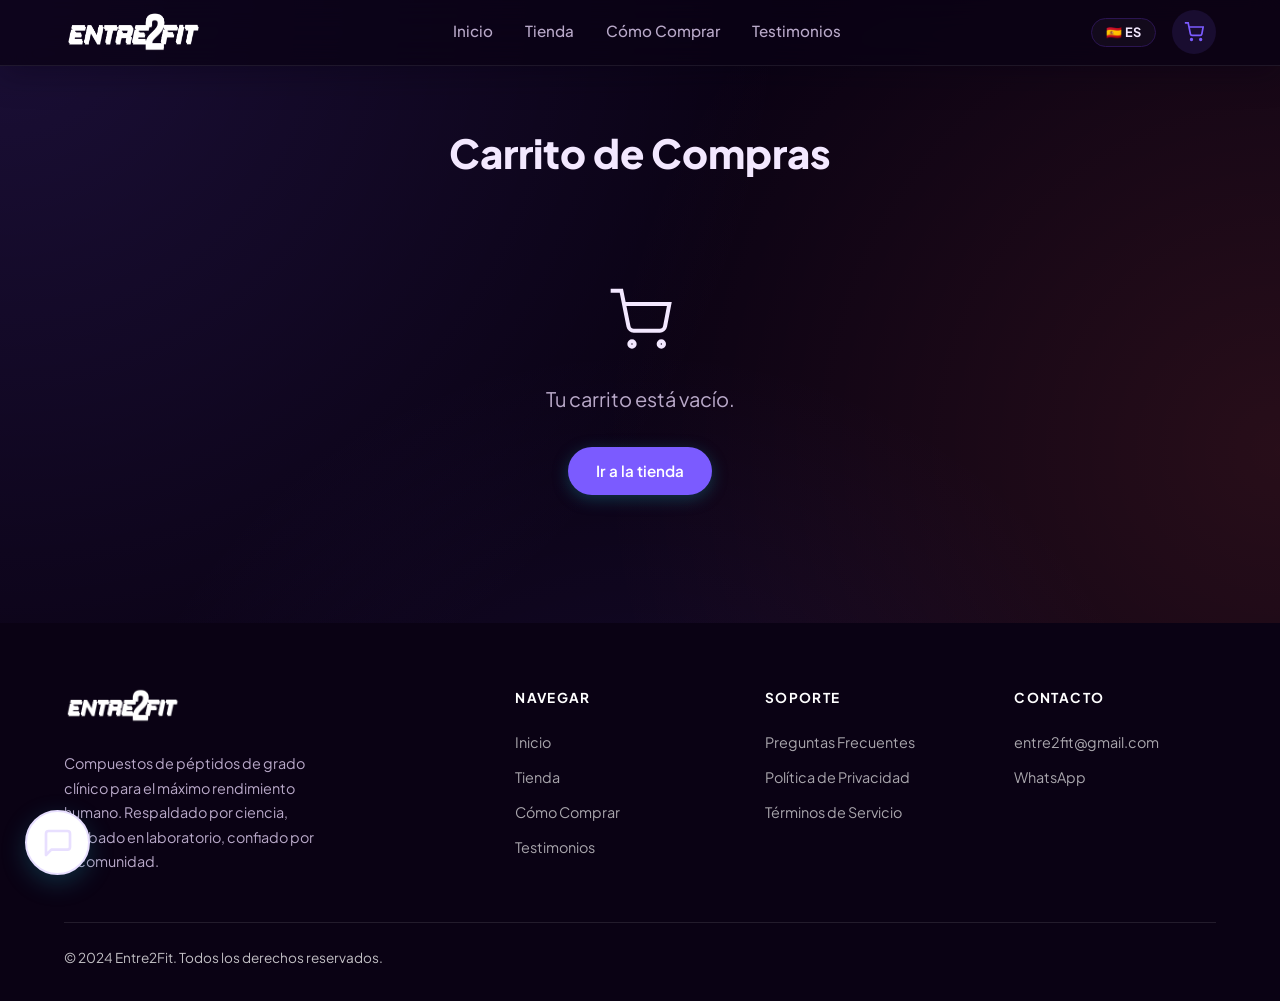
<file: cart.html>
<!DOCTYPE html>
<html lang="en">
<head>
  <meta charset="UTF-8">
  <meta name="viewport" content="width=device-width, initial-scale=1.0">
  <title>Cart — Entre2Fit</title>
  <meta name="description" content="Review your shopping cart.">
  <link rel="preconnect" href="https://fonts.googleapis.com">
  <link href="https://fonts.googleapis.com/css2?family=DM+Sans:wght@300;400;500;600;700;800&display=swap" rel="stylesheet">
  <link rel="stylesheet" href="css/style.css">
  <link rel="stylesheet" href="css/cart-page.css">
</head>
<body>

<!-- ── HEADER ──────────────────────────────────────────── -->
<header class="site-header">
  <div class="container header-inner">
    <a href="index.html" class="header-logo">
        <img src="images/logo.png" alt="Entre2Fit Logo">
      </a>
    <nav class="header-nav" id="main-nav">
      <a href="index.html" data-i18n="nav_home">Inicio</a>
      <a href="shop.html" data-i18n="nav_shop">Tienda</a>
      <a href="how-to-buy.html" data-i18n="nav_how">Cómo comprar</a>
      <a href="testimonials.html" data-i18n="nav_testimonials">Testimonios</a>
    </nav>
    <div class="header-actions">
      <button class="lang-btn" id="lang-toggle-btn" aria-label="Toggle language">🇪🇸 ES</button>
      <button class="cart-btn active" aria-label="Open cart" onclick="window.location.href='cart.html'">
        <svg width="20" height="20" viewBox="0 0 24 24" fill="none" stroke="currentColor" stroke-width="2">
          <circle cx="9" cy="21" r="1"/><circle cx="20" cy="21" r="1"/>
          <path d="M1 1h4l2.68 13.39a2 2 0 0 0 2 1.61h9.72a2 2 0 0 0 2-1.61L23 6H6"/>
        </svg>
        <span class="cart-count hidden" id="cart-badge">0</span>
      </button>
      <button class="hamburger" id="hamburger" aria-label="Menu">
        <span></span><span></span><span></span>
      </button>
    </div>
  </div>
</header>

<!-- ── CART PAGE SECTION ───────────────────────────────── -->
<section class="cart-page-section">
  <div class="container">
    <div class="cart-page-header">
      <h1 data-i18n="cart_page_title">Carrito de Compras</h1>
    </div>

    <div class="cart-page-grid" id="cart-page-container">
      <!-- Injected via JS -->
      <div style="text-align:center;grid-column:1/-1;">Cargando carrito...</div>
    </div>
  </div>
</section>

<!-- ── FOOTER ─────────────────────────────────────────────── -->
<footer class="site-footer">
  <div class="container">
    <div class="footer-grid">
      <div class="footer-brand">
        <a href="index.html" style="display: inline-block; margin-bottom: 1.25rem;">
          <img src="images/logo.png" alt="Entre2Fit Logo" style="height: 38px; display: block;">
        </a>
        <p data-i18n="footer_desc">Protocolo BALANCE FEEL — desinflama tu cuerpo, elimina la retención de líquidos y enciende tu metabolismo.</p>
      </div>
      <div class="footer-col"><h5 data-i18n="footer_nav">Navegación</h5><ul>
        <li><a href="index.html" data-i18n="nav_home">Inicio</a></li>
        <li><a href="shop.html" data-i18n="nav_shop">Tienda</a></li>
        <li><a href="how-to-buy.html" data-i18n="nav_how">Cómo comprar</a></li>
        <li><a href="testimonials.html" data-i18n="nav_testimonials">Testimonios</a></li>
      </ul></div>
      <div class="footer-col"><h5 data-i18n="footer_support">Soporte</h5><ul>
        <li><a href="how-to-buy.html#faq" data-i18n="footer_faqs">Preguntas Frecuentes</a></li>
        <li><a href="privacy.html" data-i18n="footer_privacy">Política de Privacidad</a></li>
        <li><a href="terms.html" data-i18n="footer_terms">Términos de Servicio</a></li>
      </ul></div>
      <div class="footer-col"><h5 data-i18n="footer_contact">Contacto</h5><ul>
        <li><a href="mailto:entre2fit@gmail.com">entre2fit@gmail.com</a></li>
        <li><a href="https://wa.me/573107037501" target="_blank">WhatsApp</a></li>
      </ul></div>
    </div>
    <div class="footer-bottom"><span data-i18n="footer_copy">© 2026 Entre2Fit. Todos los derechos reservados.</span></div>
  </div>
</footer>

<script src="js/workflows.js"></script>
<script src="js/cart.js"></script>
<script src="js/lang.js"></script>
<script src="js/cart-page.js"></script>
<script>
  document.getElementById('hamburger')?.addEventListener('click', () => {
    document.getElementById('main-nav')?.classList.toggle('open');
  });
</script>
<script src="js/chatbot.js?v=20260509"></script>
</body>
</html>
</file>
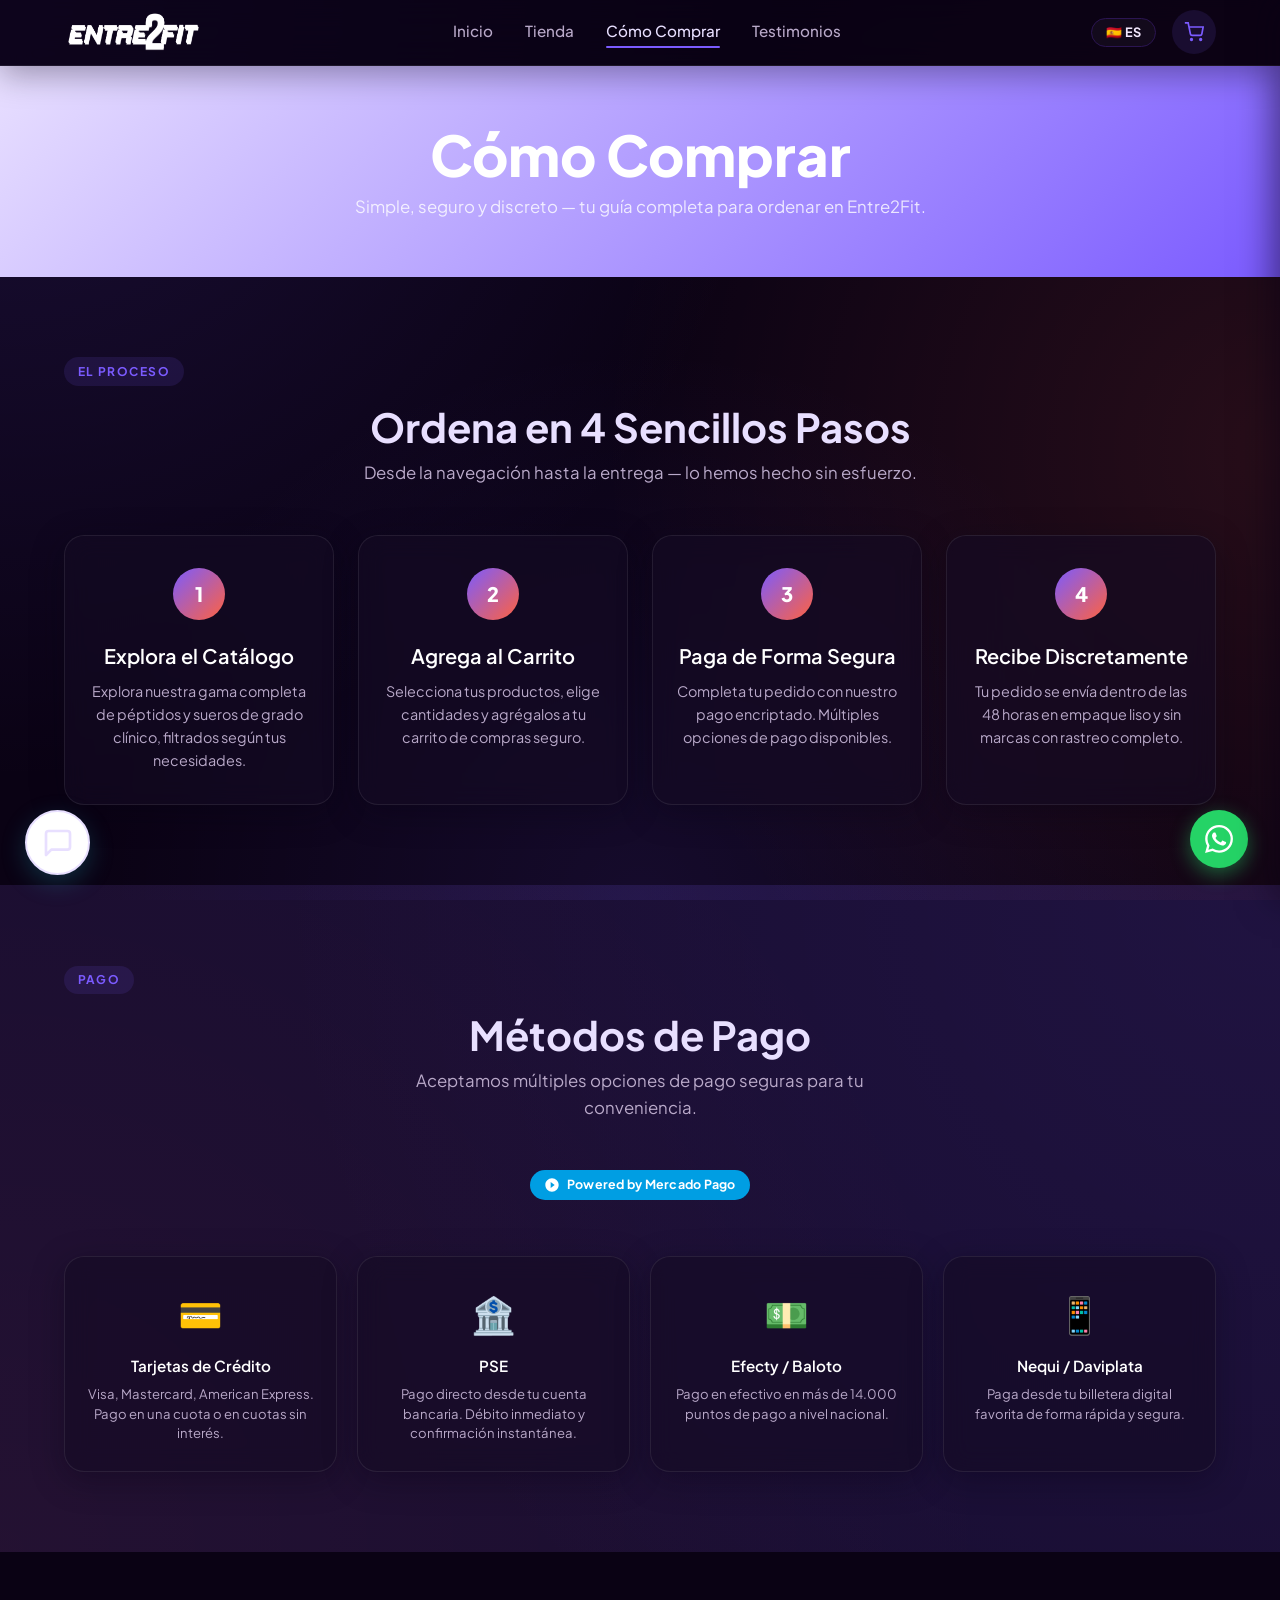
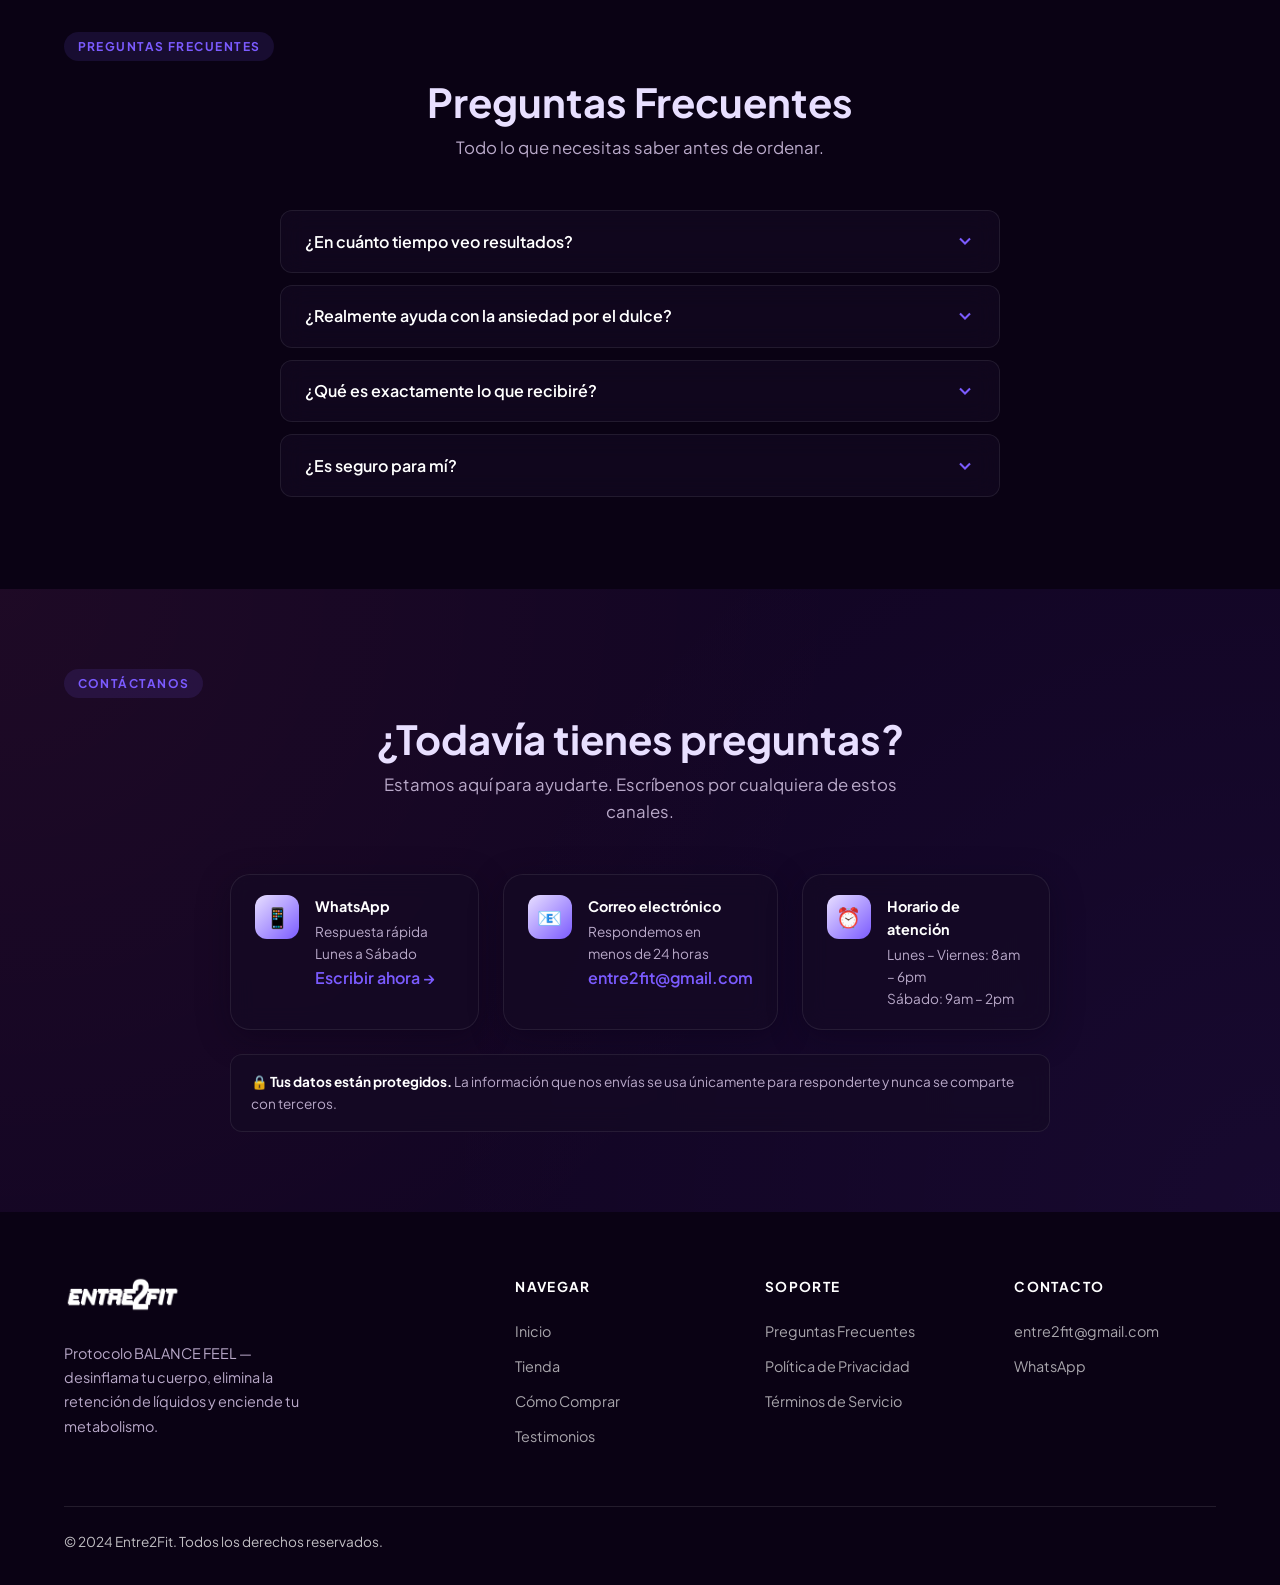
<file: how-to-buy.html>
<!DOCTYPE html>
<html lang="en">
<head>
  <meta charset="UTF-8">
  <meta name="viewport" content="width=device-width, initial-scale=1.0">
  <title>How to Buy — Entre2Fit</title>
  <meta name="description" content="Step-by-step guide on how to purchase Entre2Fit products. FAQs, shipping info, and payment methods explained.">
  <link rel="preconnect" href="https://fonts.googleapis.com">
  <link href="https://fonts.googleapis.com/css2?family=DM+Sans:wght@300;400;500;600;700;800&display=swap" rel="stylesheet">
  <link rel="stylesheet" href="css/style.css">
  <link rel="stylesheet" href="css/shop.css">
  <style>
    .steps-grid {
      display: grid;
      grid-template-columns: repeat(4,1fr);
      gap: 1.5rem;
      position: relative;
    }
    @media(max-width:900px){ .steps-grid{grid-template-columns:repeat(2,1fr);} }
    @media(max-width:560px){ .steps-grid{grid-template-columns:1fr;} }
    .step-card {
      text-align: center;
      padding: 2rem 1.5rem;
      background: rgba(20, 10, 35, 0.6);
      backdrop-filter: blur(12px);
      border-radius: var(--radius-lg);
      border: 1px solid rgba(255, 255, 255, 0.08);
      box-shadow: var(--shadow-glass);
      position: relative;
    }
    .step-num {
      width: 52px; height: 52px;
      background: linear-gradient(135deg, var(--secondary), var(--accent));
      color: var(--white);
      border-radius: 50%;
      display: flex; align-items: center; justify-content: center;
      font-size: 1.25rem;
      font-weight: 800;
      margin: 0 auto 1.25rem;
    }
    .step-card h3 { color: var(--white); margin-bottom: 0.5rem; }
    .step-card p  { font-size: 0.9rem; color: var(--text-sub); }

    .faq-item {
      background: rgba(20, 10, 35, 0.6);
      backdrop-filter: blur(12px);
      border: 1px solid rgba(255, 255, 255, 0.08);
      border-radius: var(--radius);
      margin-bottom: 0.75rem;
      overflow: hidden;
    }
    .faq-question {
      display: flex;
      align-items: center;
      justify-content: space-between;
      padding: 1.1rem 1.5rem;
      font-weight: 600;
      color: var(--white);
      cursor: pointer;
      user-select: none;
      transition: var(--transition);
    }
    .faq-question:hover { background: rgba(255, 255, 255, 0.05); }
    .faq-arrow {
      transition: transform 0.25s ease;
      color: var(--secondary);
      flex-shrink: 0;
    }
    .faq-item.open .faq-arrow { transform: rotate(180deg); }
    .faq-answer {
      max-height: 0;
      overflow: hidden;
      transition: max-height 0.35s ease, padding 0.25s ease;
      padding: 0 1.5rem;
      font-size: 0.9rem;
      color: var(--text-sub);
      line-height: 1.7;
    }
    .faq-item.open .faq-answer {
      max-height: 400px;
      padding: 0 1.5rem 1.25rem;
    }

    .payment-grid {
      display: grid;
      grid-template-columns: repeat(4,1fr);
      gap: 1.25rem;
    }
    @media(max-width:900px){ .payment-grid{grid-template-columns:repeat(2,1fr);} }
    @media(max-width:560px){ .payment-grid{grid-template-columns:1fr;} }
    .payment-card {
      text-align: center;
      padding: 1.75rem 1.25rem;
      background: rgba(20, 10, 35, 0.6);
      backdrop-filter: blur(12px);
      border-radius: var(--radius-lg);
      border: 1px solid rgba(255, 255, 255, 0.08);
      box-shadow: var(--shadow-glass);
      transition: var(--transition);
    }
    .payment-card:hover { border-color: var(--secondary); transform: translateY(-3px); box-shadow: var(--shadow-md); }
    .payment-card .icon { font-size: 2.25rem; margin-bottom: 0.75rem; }
    .payment-card h4 { color: var(--white); margin-bottom: 0.35rem; font-size: 0.95rem; }
    .payment-card p  { font-size: 0.82rem; color: var(--text-sub); line-height: 1.5; }
    .mp-badge {
      display: inline-flex; align-items: center; gap: 0.4rem;
      background: #009EE3; color: #fff;
      padding: 0.3rem 0.9rem; border-radius: 999px;
      font-size: 0.78rem; font-weight: 700;
      margin-bottom: 1.5rem;
      letter-spacing: 0.02em;
    }

    /* Contact redesign */
    .contact-grid {
      display: grid;
      grid-template-columns: 1fr 1fr;
      gap: 2.5rem;
      align-items: start;
      max-width: 900px;
      margin: 0 auto;
    }
    @media(max-width:768px){ .contact-grid{ grid-template-columns:1fr; } }
    .contact-form-wrap {
      background: rgba(20, 10, 35, 0.6);
      backdrop-filter: blur(12px);
      border-radius: var(--radius-lg);
      padding: 2.25rem;
      box-shadow: var(--shadow-glass);
      border: 1px solid rgba(255, 255, 255, 0.08);
    }
    .contact-info-col { display: flex; flex-direction: column; gap: 1.25rem; }
    .contact-info-card {
      display: flex;
      align-items: flex-start;
      gap: 1rem;
      background: rgba(20, 10, 35, 0.6);
      backdrop-filter: blur(12px);
      border-radius: var(--radius-lg);
      padding: 1.25rem 1.5rem;
      border: 1px solid rgba(255, 255, 255, 0.08);
      box-shadow: var(--shadow-glass);
      transition: var(--transition);
    }
    .contact-info-card:hover { border-color: var(--secondary); transform: translateX(4px); }
    .contact-info-card .ci-icon {
      width: 44px; height: 44px; flex-shrink: 0;
      background: linear-gradient(135deg, var(--primary), var(--secondary));
      border-radius: 12px;
      display: flex; align-items: center; justify-content: center;
      font-size: 1.25rem;
    }
    .contact-info-card .ci-text h5 { color: var(--white); font-size: 0.9rem; margin-bottom: 0.2rem; }
    .contact-info-card .ci-text p  { font-size: 0.85rem; color: var(--text-sub); margin: 0; }
    .contact-info-card .ci-text a  { color: var(--secondary); font-weight: 600; text-decoration: none; }
    .contact-info-card .ci-text a:hover { text-decoration: underline; }
    .contact-note {
      background: rgba(20, 10, 35, 0.6);
      backdrop-filter: blur(12px);
      border: 1px solid rgba(255, 255, 255, 0.08);
      border-radius: var(--radius);
      padding: 1rem 1.25rem;
      font-size: 0.85rem;
      color: var(--text-sub);
      line-height: 1.6;
    }
    .contact-note strong { color: var(--white); }
      .contact-cards-grid {
        display: grid;
        grid-template-columns: repeat(3, 1fr);
        gap: 1.5rem;
        max-width: 820px;
        margin: 0 auto 1.5rem;
      }
      @media (max-width: 900px) {
        .contact-cards-grid {
          grid-template-columns: repeat(2, 1fr);
        }
      }
      @media (max-width: 600px) {
        .contact-cards-grid {
          grid-template-columns: 1fr;
        }
      }
  </style>
</head>
<body>

<header class="site-header">
  <div class="container header-inner">
    <a href="index.html" class="header-logo">
        <img src="images/logo.png" alt="Entre2Fit Logo">
      </a>
    <nav class="header-nav" id="main-nav">
      <a href="index.html" data-i18n="nav_home">Inicio</a>
      <a href="shop.html" data-i18n="nav_shop">Tienda</a>
      <a href="how-to-buy.html" class="active" data-i18n="nav_how">Cómo comprar</a>
      <a href="testimonials.html" data-i18n="nav_testimonials">Testimonios</a>
    </nav>
    <div class="header-actions">
      <button class="lang-btn" id="lang-toggle-btn" aria-label="Toggle language">🇪🇸 ES</button>
      <button class="cart-btn" data-open-cart aria-label="Open cart">
        <svg width="20" height="20" viewBox="0 0 24 24" fill="none" stroke="currentColor" stroke-width="2">
          <circle cx="9" cy="21" r="1"/><circle cx="20" cy="21" r="1"/>
          <path d="M1 1h4l2.68 13.39a2 2 0 0 0 2 1.61h9.72a2 2 0 0 0 2-1.61L23 6H6"/>
        </svg>
        <span class="cart-count hidden">0</span>
      </button>
      <button class="hamburger" id="hamburger"><span></span><span></span><span></span></button>
    </div>
  </div>
</header>

<div class="cart-overlay" id="cart-overlay"></div>
<aside class="cart-drawer" id="cart-drawer">
  <div class="cart-drawer__header">
    <div class="cart-drawer__title" data-i18n="cart_title">Tu Carrito</div>
    <button class="cart-drawer__close" id="cart-close-btn">✕</button>
  </div>
  <div class="cart-drawer__body" id="cart-body"></div>
  <div class="cart-drawer__footer">
    <div class="cart-subtotal"><span data-i18n="cart_subtotal">Subtotal</span><span class="amount" id="cart-subtotal-val">$0.00</span></div>
    <button class="cart-checkout-btn" id="cart-checkout-btn" data-i18n="cart_checkout">Proceder al Pago</button>
  </div>
</aside>

<!-- Page Hero -->
<section class="shop-hero">
  <div class="container">
    <h1 data-i18n="htb_hero_title">How to Buy</h1>
    <p data-i18n="htb_hero_sub">Simple, secure, and discreet — your complete guide to ordering from Entre2Fit.</p>
  </div>
</section>

<!-- Steps -->
<section class="section">
  <div class="container">
    <div class="section-label" data-i18n="steps_label">The Process</div>
    <h2 class="section-title" data-i18n="steps_title">Order in 4 Easy Steps</h2>
    <p class="section-sub" data-i18n="steps_sub">From browsing to delivery — we've made it effortless.</p>
    <div class="steps-grid">
      <div class="step-card">
        <div class="step-num">1</div>
        <h3 data-i18n="step1_title">Browse the Catalog</h3>
        <p data-i18n="step1_text">Explore our full range of clinical-grade peptides and serums, filtered by your needs.</p>
      </div>
      <div class="step-card">
        <div class="step-num">2</div>
        <h3 data-i18n="step2_title">Add to Cart</h3>
        <p data-i18n="step2_text">Select your products, choose quantities, and add them to your secure shopping cart.</p>
      </div>
      <div class="step-card">
        <div class="step-num">3</div>
        <h3 data-i18n="step3_title">Checkout Securely</h3>
        <p data-i18n="step3_text">Complete your order with our encrypted checkout. Multiple payment options available.</p>
      </div>
      <div class="step-card">
        <div class="step-num">4</div>
        <h3 data-i18n="step4_title">Receive Discreetly</h3>
        <p data-i18n="step4_text">Your order ships within 48 hours in plain, unmarked packaging with full tracking.</p>
      </div>
    </div>
  </div>
</section>

<!-- Payment Methods -->
<section class="section section--teal">
  <div class="container">
    <div class="section-label" data-i18n="pay_label">Pago</div>
    <h2 class="section-title" data-i18n="pay_title">Métodos de Pago</h2>
    <p class="section-sub" data-i18n="pay_sub">Pagos 100% seguros a través de Mercado Pago &mdash; la plataforma de confianza en Colombia.</p>
    <div style="text-align:center;margin-bottom:2rem;">
      <span class="mp-badge">
        <svg width="16" height="16" viewBox="0 0 24 24" fill="currentColor"><path d="M12 2C6.48 2 2 6.48 2 12s4.48 10 10 10 10-4.48 10-10S17.52 2 12 2zm-2 14.5v-9l6 4.5-6 4.5z"/></svg>
        Powered by Mercado Pago
      </span>
    </div>
    <div class="payment-grid">
      <div class="payment-card">
        <div class="icon">💳</div>
        <h4>Tarjetas de Crédito</h4>
        <p>Visa, Mastercard, American Express. Pago en una cuota o en cuotas sin interés.</p>
      </div>
      <div class="payment-card">
        <div class="icon">🏦</div>
        <h4>PSE</h4>
        <p>Pago directo desde tu cuenta bancaria. Débito inmediato y confirmación instantánea.</p>
      </div>
      <div class="payment-card">
        <div class="icon">💵</div>
        <h4>Efecty / Baloto</h4>
        <p>Pago en efectivo en más de 14.000 puntos de pago a nivel nacional.</p>
      </div>
      <div class="payment-card">
        <div class="icon">📱</div>
        <h4>Nequi / Daviplata</h4>
        <p>Paga desde tu billetera digital favorita de forma rápida y segura.</p>
      </div>
    </div>
  </div>
</section>

<!-- FAQ -->
<section class="section" id="faq">
  <div class="container">
    <div class="section-label" data-i18n="faq_label">Preguntas Frecuentes</div>
    <h2 class="section-title" data-i18n="faq_title">Preguntas Frecuentes</h2>
    <p class="section-sub" data-i18n="faq_sub">Todo lo que necesitas saber antes de ordenar.</p>
    <div style="max-width:720px;margin:0 auto;">

      <div class="faq-item">
        <div class="faq-question">
          <span>¿En cuánto tiempo veo resultados?</span>
          <svg class="faq-arrow" width="20" height="20" viewBox="0 0 24 24" fill="none" stroke="currentColor" stroke-width="2.5"><polyline points="6 9 12 15 18 9"/></svg>
        </div>
        <div class="faq-answer">Muchas de nuestras clientas sienten un cambio notable en sus niveles de energía y una digestión más ligera desde la primera semana de uso. Los cambios reales en medidas corporales y báscula empiezan a ser visibles entre los primeros 15 a 20 días aplicando con juicio el protocolo.</div>
      </div>

      <div class="faq-item">
        <div class="faq-question">
          <span>¿Realmente ayuda con la ansiedad por el dulce?</span>
          <svg class="faq-arrow" width="20" height="20" viewBox="0 0 24 24" fill="none" stroke="currentColor" stroke-width="2.5"><polyline points="6 9 12 15 18 9"/></svg>
        </div>
        <div class="faq-answer">¡Sí, totalmente! La fórmula concentrada de las gotas Lipo Drean está diseñada para ayudar a regular los picos de insulina y cortisol en tu organismo, lo cual apaga esa necesidad de estar buscando dulces, harinas y golosinas constantemente durante las tardes.</div>
      </div>

      <div class="faq-item">
        <div class="faq-question">
          <span>¿Qué es exactamente lo que recibiré?</span>
          <svg class="faq-arrow" width="20" height="20" viewBox="0 0 24 24" fill="none" stroke="currentColor" stroke-width="2.5"><polyline points="6 9 12 15 18 9"/></svg>
        </div>
        <div class="faq-answer">Tu compra incluye el kit completo físico y digital: un frasco de gotas concentradas Lipo Drean Complex, el extracto de sales naturales detox y sal rosada para tu hidratación diaria, la Guía de Alimentación Antiinflamatoria digital descargable en PDF (con recetas del día a día) y el Plan de Ejercicios digital en PDF.</div>
      </div>

      <div class="faq-item">
        <div class="faq-question">
          <span>¿Es seguro para mí?</span>
          <svg class="faq-arrow" width="20" height="20" viewBox="0 0 24 24" fill="none" stroke="currentColor" stroke-width="2.5"><polyline points="6 9 12 15 18 9"/></svg>
        </div>
        <div class="faq-answer">Sí. El protocolo está elaborado con componentes 100% naturales enfocados en nutrir tus células y desinflamar tu organismo. Ha ayudado a decenas de mujeres a desinflamarse sin generar efectos secundarios ni rebotes. Ante cualquier condición médica preexistente, te aconsejamos consultar a tu médico.</div>
      </div>

    </div>
  </div>
</section>

<!-- Contacto -->
<section class="section section--alt" id="contact">
  <div class="container">
    <div class="section-label">Contáctanos</div>
    <h2 class="section-title">¿Todavía tienes preguntas?</h2>
    <p class="section-sub">Estamos aquí para ayudarte. Escríbenos por cualquiera de estos canales.</p>

    <div class="contact-cards-grid">

      <div class="contact-info-card">
        <div class="ci-icon">📱</div>
        <div class="ci-text">
          <h5>WhatsApp</h5>
          <p>Respuesta rápida<br>Lunes a Sábado</p>
          <a href="https://wa.me/573107037501" target="_blank">Escribir ahora →</a>
        </div>
      </div>

      <div class="contact-info-card">
        <div class="ci-icon">📧</div>
        <div class="ci-text">
          <h5>Correo electrónico</h5>
          <p>Respondemos en<br>menos de 24 horas</p>
          <a href="mailto:entre2fit@gmail.com">entre2fit@gmail.com</a>
        </div>
      </div>

      <div class="contact-info-card">
        <div class="ci-icon">⏰</div>
        <div class="ci-text">
          <h5>Horario de atención</h5>
          <p>Lunes – Viernes: 8am – 6pm<br>Sábado: 9am – 2pm</p>
        </div>
      </div>

    </div>

    <div class="contact-note" style="max-width:820px;margin:0 auto;">
      <strong>🔒 Tus datos están protegidos.</strong> La información que nos envías se usa únicamente para responderte y nunca se comparte con terceros.
    </div>

  </div>
</section>

<footer class="site-footer">
  <div class="container">
    <div class="footer-grid">
      <div class="footer-brand">
        <a href="index.html" style="display: inline-block; margin-bottom: 1.25rem;">
          <img src="images/logo.png" alt="Entre2Fit Logo" style="height: 38px; display: block;">
        </a>
        <p>Protocolo BALANCE FEEL — desinflama tu cuerpo, elimina la retención de líquidos y enciende tu metabolismo.</p>
      </div>
      <div class="footer-col"><h5 data-i18n="footer_nav">Navegación</h5><ul>
        <li><a href="index.html" data-i18n="nav_home">Inicio</a></li>
        <li><a href="shop.html" data-i18n="nav_shop">Tienda</a></li>
        <li><a href="how-to-buy.html" data-i18n="nav_how">Cómo comprar</a></li>
        <li><a href="testimonials.html" data-i18n="nav_testimonials">Testimonios</a></li>
      </ul></div>
      <div class="footer-col"><h5 data-i18n="footer_support">Soporte</h5><ul>
        <li><a href="#faq" data-i18n="footer_faqs">Preguntas Frecuentes</a></li>
        <li><a href="privacy.html" data-i18n="footer_privacy">Política de Privacidad</a></li>
        <li><a href="terms.html" data-i18n="footer_terms">Términos de Servicio</a></li>
      </ul></div>
      <div class="footer-col"><h5 data-i18n="footer_contact">Contacto</h5><ul>
        <li><a href="mailto:entre2fit@gmail.com">entre2fit@gmail.com</a></li>
        <li><a href="https://wa.me/573107037501" target="_blank">WhatsApp</a></li>
      </ul></div>
    </div>
    <div class="footer-bottom"><span data-i18n="footer_copy">© 2026 Entre2Fit. Todos los derechos reservados.</span></div>
  </div>
</footer>

<a href="https://wa.me/573107037501" class="whatsapp-float" target="_blank" rel="noopener" aria-label="WhatsApp">
  <svg width="28" height="28" viewBox="0 0 24 24" fill="currentColor">
    <path d="M17.472 14.382c-.297-.149-1.758-.867-2.03-.967-.273-.099-.471-.148-.67.15-.197.297-.767.966-.94 1.164-.173.199-.347.223-.644.075-.297-.15-1.255-.463-2.39-1.475-.883-.788-1.48-1.761-1.653-2.059-.173-.297-.018-.458.13-.606.134-.133.298-.347.446-.52.149-.174.198-.298.298-.497.099-.198.05-.371-.025-.52-.075-.149-.669-1.612-.916-2.207-.242-.579-.487-.5-.669-.51-.173-.008-.371-.01-.57-.01-.198 0-.52.074-.792.372-.272.297-1.04 1.016-1.04 2.479 0 1.462 1.065 2.875 1.213 3.074.149.198 2.096 3.2 5.077 4.487.709.306 1.262.489 1.694.625.712.227 1.36.195 1.871.118.571-.085 1.758-.719 2.006-1.413.248-.694.248-1.289.173-1.413-.074-.124-.272-.198-.57-.347m-5.421 7.403h-.004a9.87 9.87 0 01-5.031-1.378l-.361-.214-3.741.982.998-3.648-.235-.374a9.86 9.86 0 01-1.51-5.26c.001-5.45 4.436-9.884 9.888-9.884 2.64 0 5.122 1.03 6.988 2.898a9.825 9.825 0 012.893 6.994c-.003 5.45-4.437 9.884-9.885 9.884m8.413-18.297A11.815 11.815 0 0012.05 0C5.495 0 .16 5.335.157 11.892c0 2.096.547 4.142 1.588 5.945L.057 24l6.305-1.654a11.882 11.882 0 005.683 1.448h.005c6.554 0 11.89-5.335 11.893-11.893a11.821 11.821 0 00-3.48-8.413z"/>
  </svg>
</a>

<script src="js/workflows.js?v=20260501c"></script>
<script src="js/cart.js?v=20260501c"></script>
<script src="js/shop.js?v=20260501c"></script>
<script src="js/lang.js?v=20260501c"></script>
<script>
  document.getElementById('hamburger')?.addEventListener('click', () => {
    document.getElementById('main-nav')?.classList.toggle('open');
  });
  // FAQ accordion
  document.querySelectorAll('.faq-question').forEach(q => {
    q.addEventListener('click', () => {
      const item = q.parentElement;
      const wasOpen = item.classList.contains('open');
      document.querySelectorAll('.faq-item').forEach(i => i.classList.remove('open'));
      if (!wasOpen) item.classList.add('open');
    });
  });
  // Contact form → envía al backend Python (/api/contact)
  document.getElementById('contact-form')?.addEventListener('submit', async (e) => {
    e.preventDefault();
    const btn  = document.getElementById('contact-submit-btn');
    const name    = document.getElementById('contact-name')?.value.trim();
    const email   = document.getElementById('contact-email')?.value.trim();
    const phone   = document.getElementById('contact-phone')?.value.trim();
    const subject = document.getElementById('contact-subject')?.value;
    const message = document.getElementById('contact-message')?.value.trim();
    if (!name || !email || !message) {
      showToast('Por favor completa los campos requeridos.', 'error');
      return;
    }
    btn.disabled = true;
    btn.innerHTML = 'Enviando...';
    try {
      const res = await fetch('/api/contact', {
        method: 'POST',
        headers: { 'Content-Type': 'application/json' },
        body: JSON.stringify({ name, email, phone, subject, message })
      });
      if (res.ok) {
        showToast('¡Mensaje enviado! Te respondemos en menos de 24h. ✓', 'success');
        e.target.reset();
      } else {
        throw new Error('Error del servidor');
      }
    } catch(err) {
      // Fallback: usa el workflow local si el servidor no está disponible
      Workflows.onLeadSubmit({ name, email, message: `[${subject}] ${message}` });
      showToast('¡Mensaje enviado! ✓', 'success');
      e.target.reset();
    } finally {
      btn.disabled = false;
      btn.innerHTML = '<svg width="16" height="16" viewBox="0 0 24 24" fill="none" stroke="currentColor" stroke-width="2.5"><line x1="22" y1="2" x2="11" y2="13"/><polygon points="22 2 15 22 11 13 2 9 22 2"/></svg> Enviar Mensaje';
    }
  });
</script>
  <script src="js/chatbot.js?v=20260509"></script>
</body>
</html>
</file>
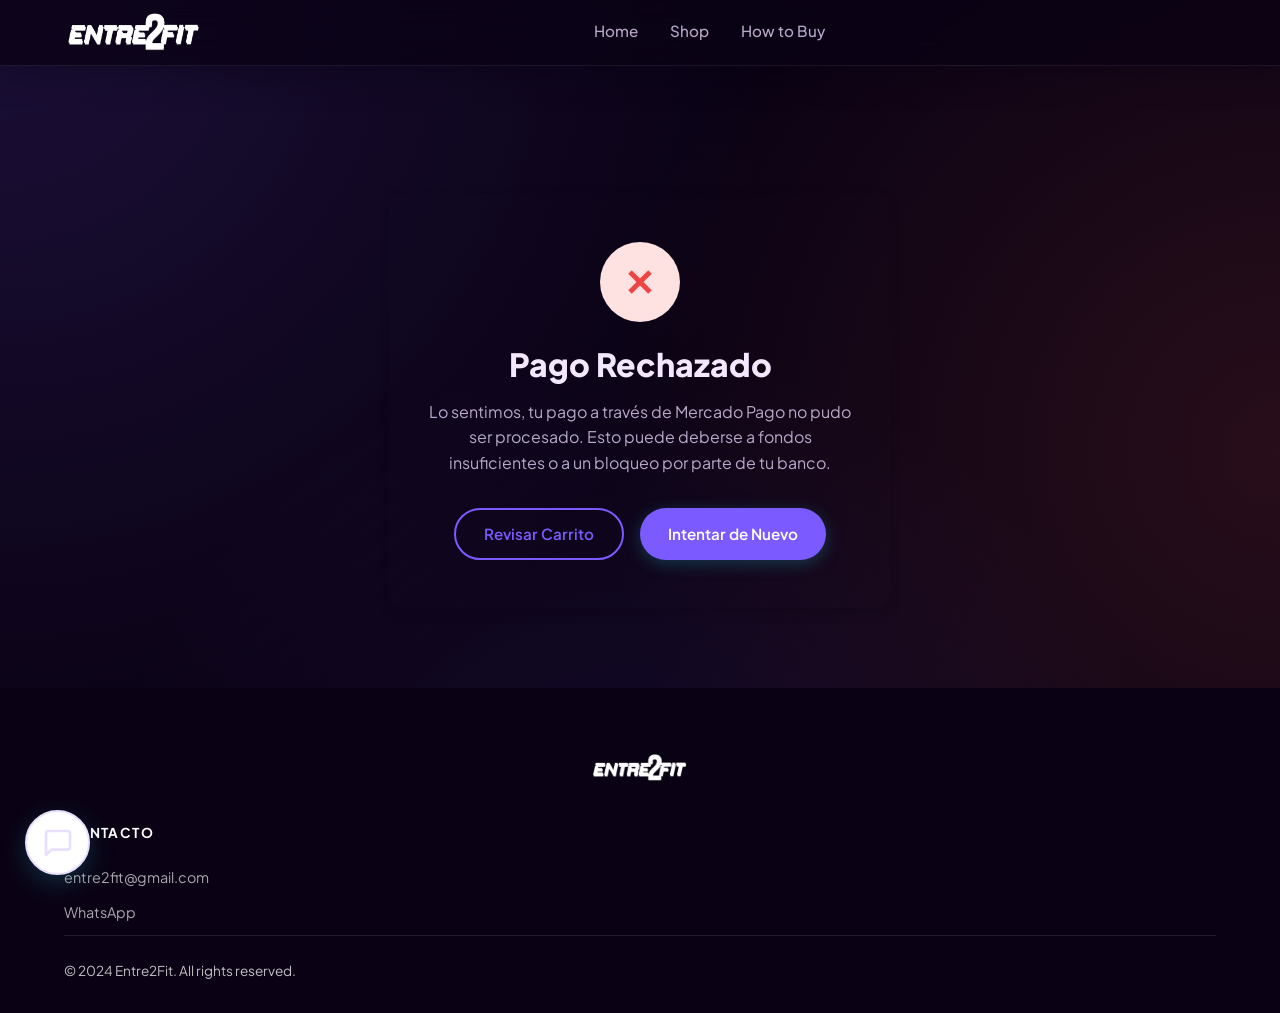
<file: payment-failure.html>
<!DOCTYPE html>
<html lang="en">
<head>
  <meta charset="UTF-8">
  <meta name="viewport" content="width=device-width, initial-scale=1.0">
  <title>Payment Failed — Entre2Fit</title>
  <meta name="description" content="Your payment could not be processed.">
  <link rel="preconnect" href="https://fonts.googleapis.com">
  <link href="https://fonts.googleapis.com/css2?family=DM+Sans:wght@300;400;500;600;700;800&display=swap" rel="stylesheet">
  <link rel="stylesheet" href="css/style.css">
  <style>
    .status-section { padding: 8rem 0 5rem; text-align: center; min-height: 60vh; display: flex; align-items: center; justify-content: center; }
    .status-card { max-width: 500px; margin: 0 auto; background: var(--surface); border: 1px solid var(--border); border-radius: var(--radius); padding: 3rem 2rem; box-shadow: var(--shadow-sm); }
    .status-icon.error { background: #FEE2E2; color: #EF4444; width: 80px; height: 80px; border-radius: 50%; display: flex; align-items: center; justify-content: center; margin: 0 auto 1.5rem; }
    .status-card h1 { font-size: 2rem; margin-bottom: 1rem; color: var(--text); }
    .status-card p { color: var(--text-sub); margin-bottom: 2rem; line-height: 1.6; }
    .status-actions { display: flex; gap: 1rem; justify-content: center; }
  </style>
</head>
<body>

<header class="site-header">
  <div class="container header-inner">
    <a href="index.html" class="header-logo">
        <img src="images/logo.png" alt="Entre2Fit Logo">
      </a>
    <nav class="header-nav" id="main-nav">
      <a href="index.html">Home</a>
      <a href="shop.html">Shop</a>
      <a href="how-to-buy.html">How to Buy</a>
    </nav>
    <div class="header-actions">
      <button class="hamburger" id="hamburger" aria-label="Menu">
        <span></span><span></span><span></span>
      </button>
    </div>
  </div>
</header>

<section class="status-section">
  <div class="container">
    <div class="status-card">
      <div class="status-icon error">
        <svg width="40" height="40" viewBox="0 0 24 24" fill="none" stroke="currentColor" stroke-width="3">
          <line x1="18" y1="6" x2="6" y2="18"></line>
          <line x1="6" y1="6" x2="18" y2="18"></line>
        </svg>
      </div>
      <h1>Pago Rechazado</h1>
      <p>Lo sentimos, tu pago a través de Mercado Pago no pudo ser procesado. Esto puede deberse a fondos insuficientes o a un bloqueo por parte de tu banco.</p>
      <div class="status-actions">
        <a href="cart.html" class="btn btn-outline">Revisar Carrito</a>
        <a href="checkout.html" class="btn btn-primary">Intentar de Nuevo</a>
      </div>
    </div>
  </div>
</section>

<footer class="site-footer">
  <div class="container">
    <div style="text-align: center; margin-bottom: 2rem;">
      <a href="index.html" style="display: inline-block;">
        <img src="images/logo.png" alt="Entre2Fit Logo" style="height: 32px; display: block; margin: 0 auto;">
      </a>
    </div>
    <div class="footer-cols">
      <div class="footer-col"><h5>Contacto</h5><ul>
        <li><a href="mailto:entre2fit@gmail.com">entre2fit@gmail.com</a></li>
        <li><a href="https://wa.me/573107037501" target="_blank" rel="noopener">WhatsApp</a></li>
      </ul></div>
    </div>
    <div class="footer-bottom"><span>© 2024 Entre2Fit. All rights reserved.</span></div>
  </div>
</footer>

  <script src="js/chatbot.js?v=20260509"></script>
</body>
</html>
</file>
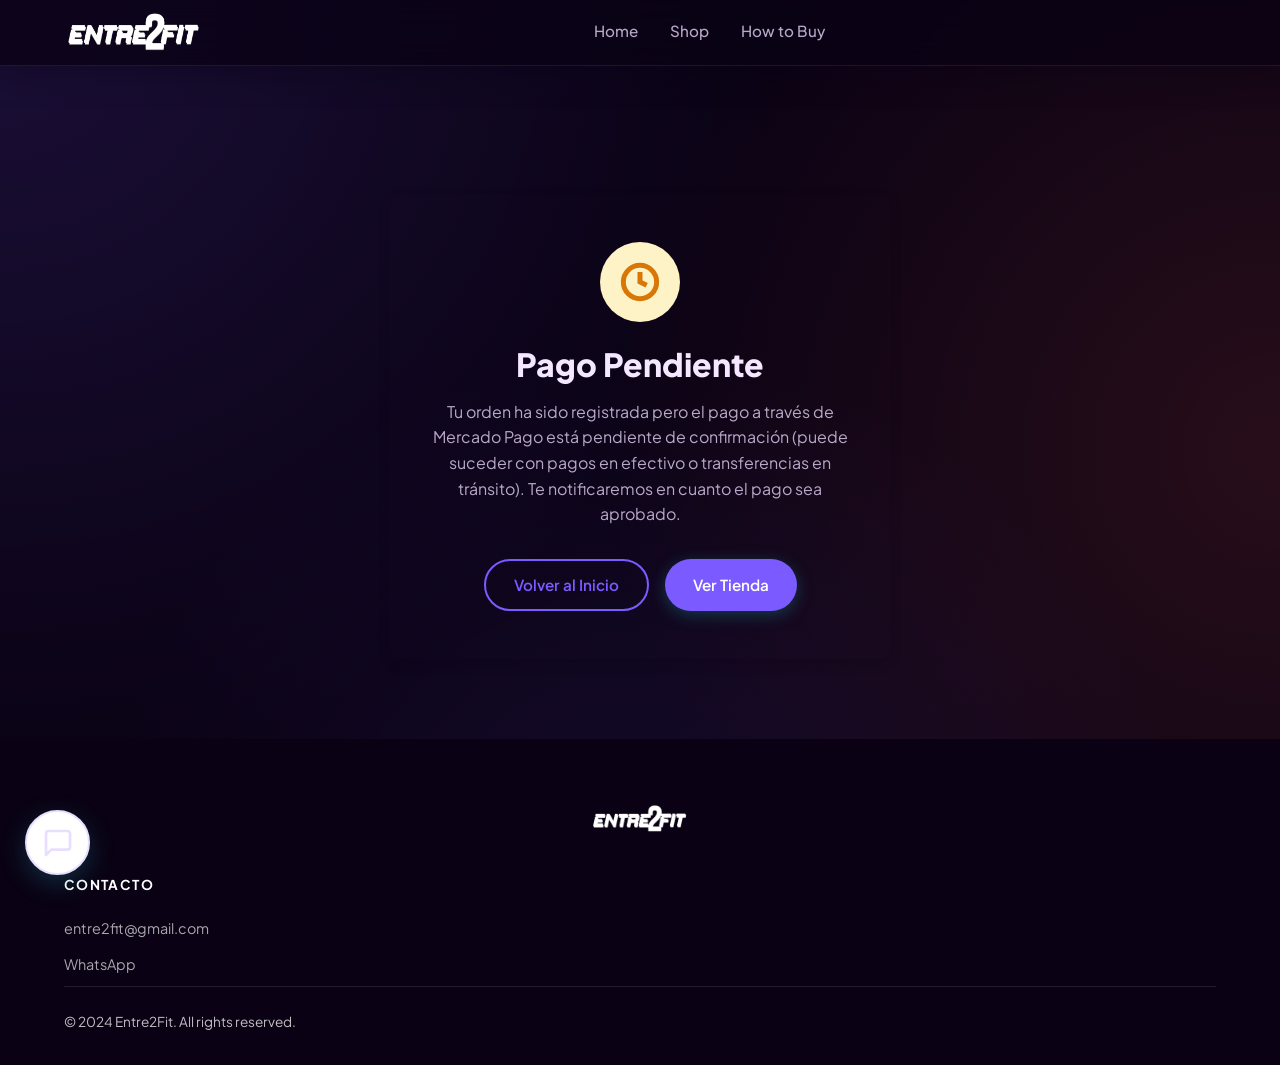
<file: payment-pending.html>
<!DOCTYPE html>
<html lang="en">
<head>
  <meta charset="UTF-8">
  <meta name="viewport" content="width=device-width, initial-scale=1.0">
  <title>Payment Pending — Entre2Fit</title>
  <meta name="description" content="Your payment is being processed.">
  <link rel="preconnect" href="https://fonts.googleapis.com">
  <link href="https://fonts.googleapis.com/css2?family=DM+Sans:wght@300;400;500;600;700;800&display=swap" rel="stylesheet">
  <link rel="stylesheet" href="css/style.css">
  <style>
    .status-section { padding: 8rem 0 5rem; text-align: center; min-height: 60vh; display: flex; align-items: center; justify-content: center; }
    .status-card { max-width: 500px; margin: 0 auto; background: var(--surface); border: 1px solid var(--border); border-radius: var(--radius); padding: 3rem 2rem; box-shadow: var(--shadow-sm); }
    .status-icon.pending { background: #FEF3C7; color: #D97706; width: 80px; height: 80px; border-radius: 50%; display: flex; align-items: center; justify-content: center; margin: 0 auto 1.5rem; }
    .status-card h1 { font-size: 2rem; margin-bottom: 1rem; color: var(--text); }
    .status-card p { color: var(--text-sub); margin-bottom: 2rem; line-height: 1.6; }
    .status-actions { display: flex; gap: 1rem; justify-content: center; }
  </style>
</head>
<body>

<header class="site-header">
  <div class="container header-inner">
    <a href="index.html" class="header-logo">
        <img src="images/logo.png" alt="Entre2Fit Logo">
      </a>
    <nav class="header-nav" id="main-nav">
      <a href="index.html">Home</a>
      <a href="shop.html">Shop</a>
      <a href="how-to-buy.html">How to Buy</a>
    </nav>
    <div class="header-actions">
      <button class="hamburger" id="hamburger" aria-label="Menu">
        <span></span><span></span><span></span>
      </button>
    </div>
  </div>
</header>

<section class="status-section">
  <div class="container">
    <div class="status-card">
      <div class="status-icon pending">
        <svg width="40" height="40" viewBox="0 0 24 24" fill="none" stroke="currentColor" stroke-width="3">
          <circle cx="12" cy="12" r="10"></circle>
          <polyline points="12 6 12 12 16 14"></polyline>
        </svg>
      </div>
      <h1>Pago Pendiente</h1>
      <p>Tu orden ha sido registrada pero el pago a través de Mercado Pago está pendiente de confirmación (puede suceder con pagos en efectivo o transferencias en tránsito). Te notificaremos en cuanto el pago sea aprobado.</p>
      <div class="status-actions">
        <a href="index.html" class="btn btn-outline">Volver al Inicio</a>
        <a href="shop.html" class="btn btn-primary">Ver Tienda</a>
      </div>
    </div>
  </div>
</section>

<footer class="site-footer">
  <div class="container">
    <div style="text-align: center; margin-bottom: 2rem;">
      <a href="index.html" style="display: inline-block;">
        <img src="images/logo.png" alt="Entre2Fit Logo" style="height: 32px; display: block; margin: 0 auto;">
      </a>
    </div>
    <div class="footer-cols">
      <div class="footer-col"><h5>Contacto</h5><ul>
        <li><a href="mailto:entre2fit@gmail.com">entre2fit@gmail.com</a></li>
        <li><a href="https://wa.me/573107037501" target="_blank" rel="noopener">WhatsApp</a></li>
      </ul></div>
    </div>
    <div class="footer-bottom"><span>© 2024 Entre2Fit. All rights reserved.</span></div>
  </div>
</footer>

<script>
  // En caso de pendiente, vaciamos el carrito también
  if(localStorage.getItem('entre2fit_cart')) {
    localStorage.removeItem('entre2fit_cart');
  }
</script>
  <script src="js/chatbot.js?v=20260509"></script>
</body>
</html>
</file>
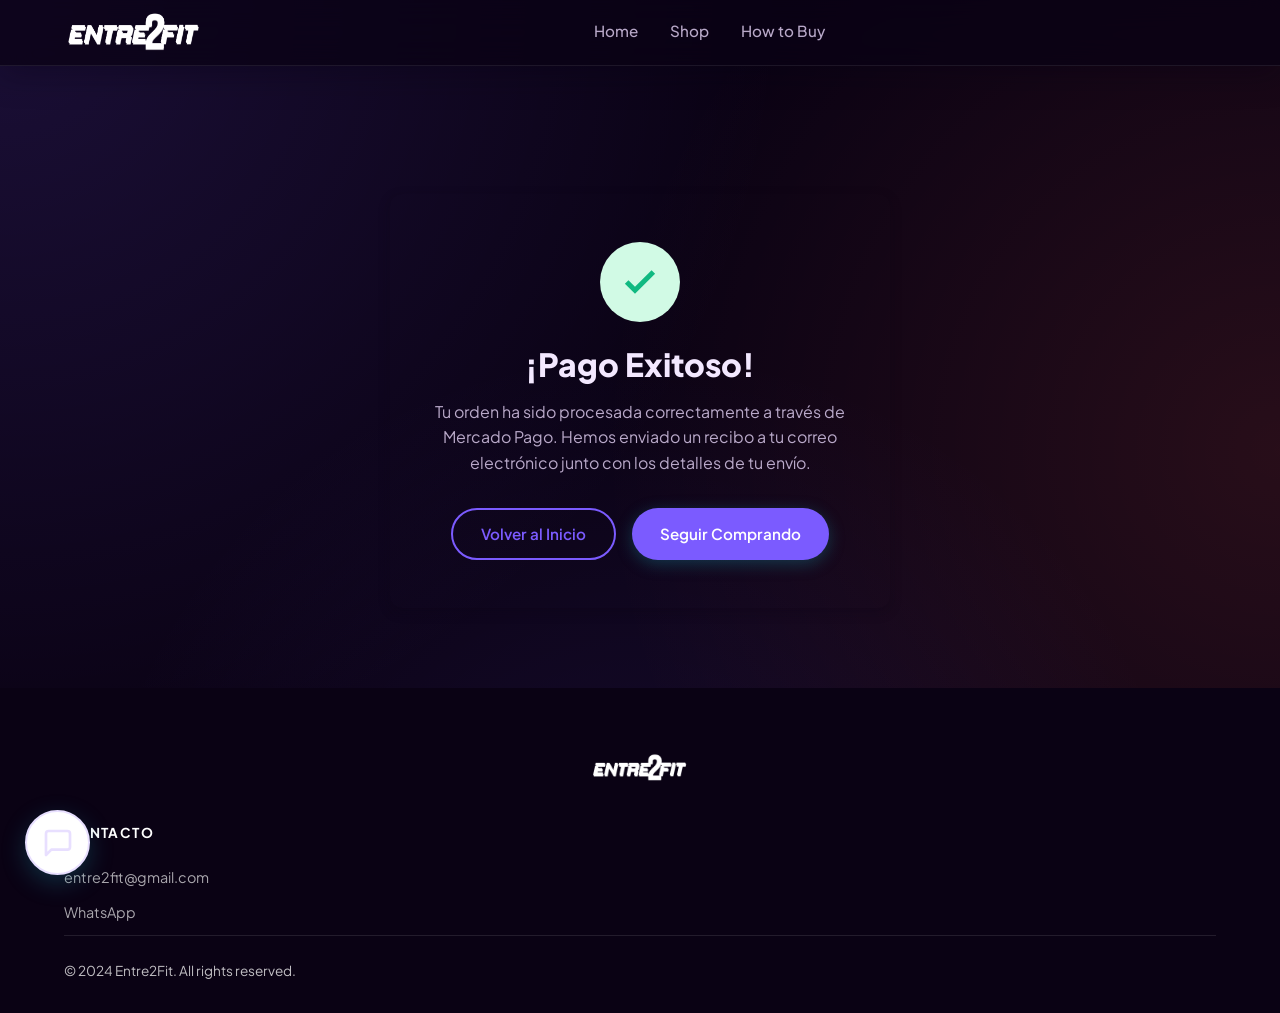
<file: payment-success.html>
<!DOCTYPE html>
<html lang="en">
<head>
  <meta charset="UTF-8">
  <meta name="viewport" content="width=device-width, initial-scale=1.0">
  <title>Payment Successful — Entre2Fit</title>
  <meta name="description" content="Your payment was successful.">
  <link rel="preconnect" href="https://fonts.googleapis.com">
  <link href="https://fonts.googleapis.com/css2?family=DM+Sans:wght@300;400;500;600;700;800&display=swap" rel="stylesheet">
  <link rel="stylesheet" href="css/style.css">
  <style>
    .status-section { padding: 8rem 0 5rem; text-align: center; min-height: 60vh; display: flex; align-items: center; justify-content: center; }
    .status-card { max-width: 500px; margin: 0 auto; background: var(--surface); border: 1px solid var(--border); border-radius: var(--radius); padding: 3rem 2rem; box-shadow: var(--shadow-sm); }
    .status-icon.success { background: #D1FAE5; color: #10B981; width: 80px; height: 80px; border-radius: 50%; display: flex; align-items: center; justify-content: center; margin: 0 auto 1.5rem; }
    .status-card h1 { font-size: 2rem; margin-bottom: 1rem; color: var(--text); }
    .status-card p { color: var(--text-sub); margin-bottom: 2rem; line-height: 1.6; }
    .status-actions { display: flex; gap: 1rem; justify-content: center; }
  </style>
</head>
<body>

<header class="site-header">
  <div class="container header-inner">
    <a href="index.html" class="header-logo">
        <img src="images/logo.png" alt="Entre2Fit Logo">
      </a>
    <nav class="header-nav" id="main-nav">
      <a href="index.html">Home</a>
      <a href="shop.html">Shop</a>
      <a href="how-to-buy.html">How to Buy</a>
    </nav>
    <div class="header-actions">
      <button class="hamburger" id="hamburger" aria-label="Menu">
        <span></span><span></span><span></span>
      </button>
    </div>
  </div>
</header>

<section class="status-section">
  <div class="container">
    <div class="status-card">
      <div class="status-icon success">
        <svg width="40" height="40" viewBox="0 0 24 24" fill="none" stroke="currentColor" stroke-width="3">
          <polyline points="20 6 9 17 4 12"></polyline>
        </svg>
      </div>
      <h1>¡Pago Exitoso!</h1>
      <p>Tu orden ha sido procesada correctamente a través de Mercado Pago. Hemos enviado un recibo a tu correo electrónico junto con los detalles de tu envío.</p>
      <div class="status-actions">
        <a href="index.html" class="btn btn-outline">Volver al Inicio</a>
        <a href="shop.html" class="btn btn-primary">Seguir Comprando</a>
      </div>
    </div>
  </div>
</section>

<footer class="site-footer">
  <div class="container">
    <div style="text-align: center; margin-bottom: 2rem;">
      <a href="index.html" style="display: inline-block;">
        <img src="images/logo.png" alt="Entre2Fit Logo" style="height: 32px; display: block; margin: 0 auto;">
      </a>
    </div>
    <div class="footer-cols">
      <div class="footer-col"><h5>Contacto</h5><ul>
        <li><a href="mailto:entre2fit@gmail.com">entre2fit@gmail.com</a></li>
        <li><a href="https://wa.me/573107037501" target="_blank" rel="noopener">WhatsApp</a></li>
      </ul></div>
    </div>
    <div class="footer-bottom"><span>© 2024 Entre2Fit. All rights reserved.</span></div>
  </div>
</footer>

<script>
  // Borrar el carrito de compras ya que el pago fue exitoso
  if(localStorage.getItem('entre2fit_cart')) {
    localStorage.removeItem('entre2fit_cart');
  }
</script>
  <script src="js/chatbot.js?v=20260509"></script>
</body>
</html>
</file>
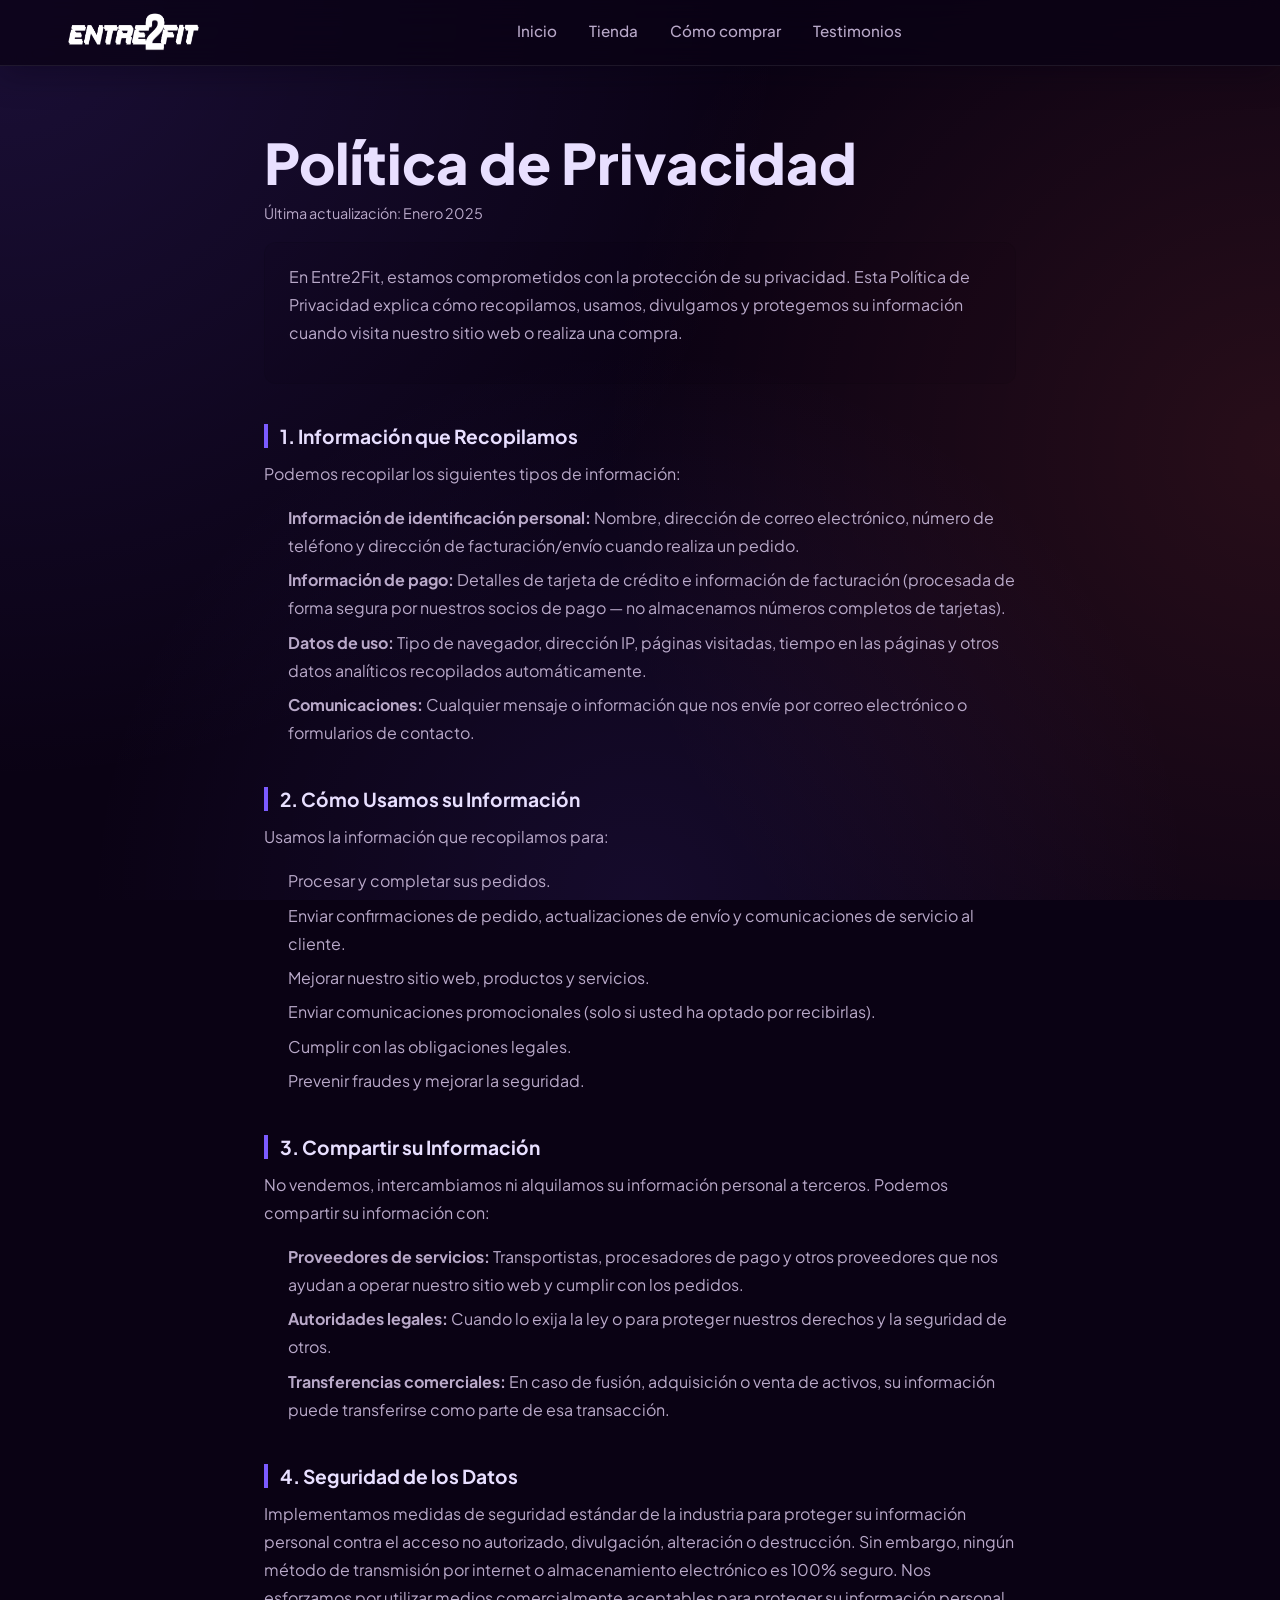
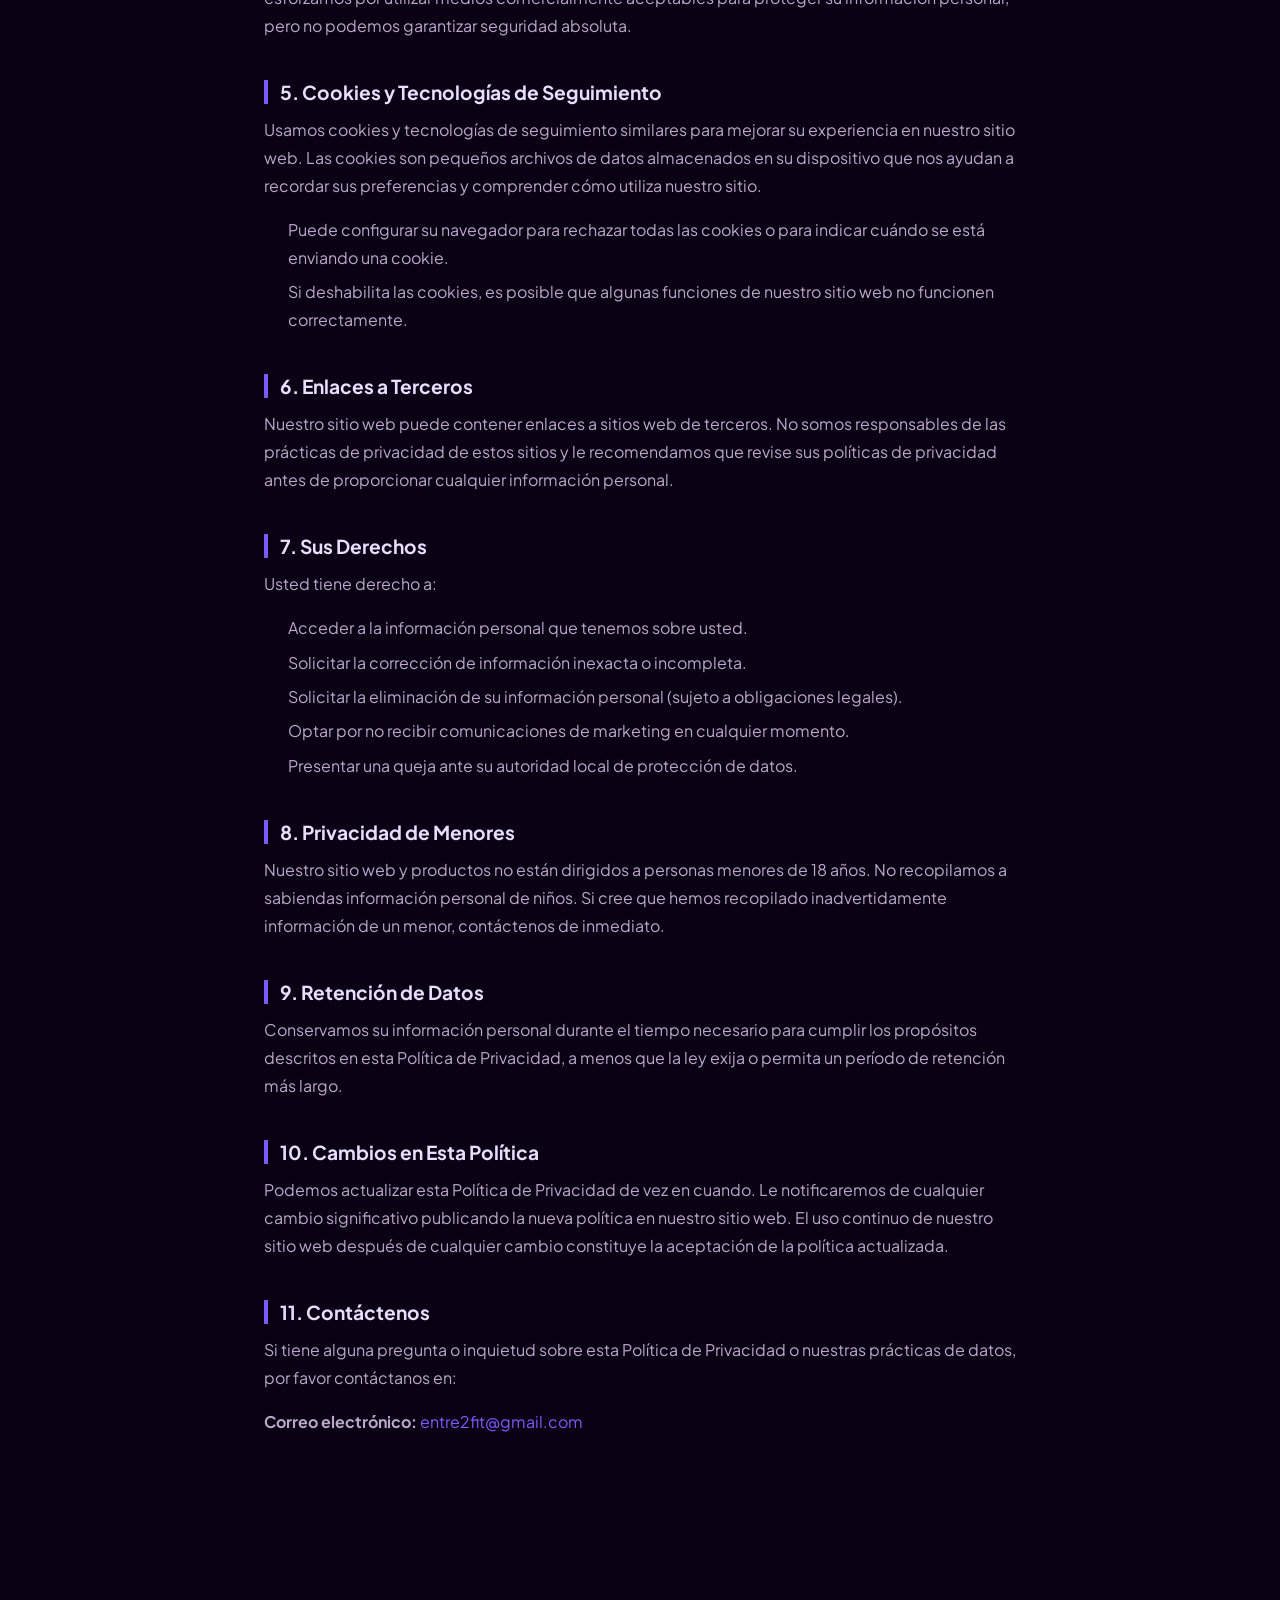
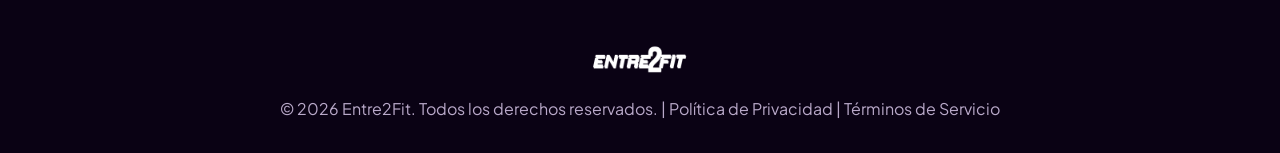
<file: privacy.html>
<!DOCTYPE html>
<html lang="es">
<head>
  <meta charset="UTF-8">
  <meta name="viewport" content="width=device-width, initial-scale=1.0">
  <title>Política de Privacidad — Entre2Fit</title>
  <meta name="description" content="Política de Privacidad de Entre2Fit. Conoce cómo recopilamos, usamos y protegemos tu información personal.">
  <link rel="preconnect" href="https://fonts.googleapis.com">
  <link href="https://fonts.googleapis.com/css2?family=DM+Sans:wght@300;400;500;600;700;800&display=swap" rel="stylesheet">
  <link rel="stylesheet" href="css/style.css">
  <link rel="stylesheet" href="css/shop.css">
  <style>
    .policy-container { max-width: 800px; margin: 4rem auto; padding: 0 1.5rem 4rem; }
    .policy-container h1 { margin-bottom: 0.4rem; color: var(--primary); }
    .policy-subtitle { font-size: 0.9rem; color: var(--text-sub); margin-bottom: 2rem; }
    .policy-container h2 {
      margin-top: 2.5rem; margin-bottom: 0.75rem;
      color: var(--primary); font-size: 1.2rem;
      border-left: 4px solid var(--secondary); padding-left: 0.75rem;
    }
    .policy-container p { margin-bottom: 1rem; line-height: 1.75; color: var(--text-sub); }
    .policy-container ul { margin-bottom: 1rem; padding-left: 1.5rem; color: var(--text-sub); line-height: 1.75; }
    .policy-container li { margin-bottom: 0.4rem; }
    .policy-container a { color: var(--secondary); text-decoration: none; }
    .policy-container a:hover { text-decoration: underline; }
    .policy-box {
      background: rgba(0,0,0,0.04);
      border: 1px solid rgba(0,0,0,0.08);
      border-radius: 12px; padding: 1.25rem 1.5rem; margin-bottom: 1.5rem;
    }
  </style>
</head>
<body>

<!-- ── HEADER ──────────────────────────────────────────── -->
<header class="site-header">
  <div class="container header-inner">
    <a href="index.html" class="header-logo">
      <img src="images/logo.png" alt="Entre2Fit Logo">
    </a>
    <nav class="header-nav">
      <a href="index.html">Inicio</a>
      <a href="shop.html">Tienda</a>
      <a href="how-to-buy.html">Cómo comprar</a>
      <a href="testimonials.html">Testimonios</a>
    </nav>
    <div class="header-actions">
      <!-- Idioma preestablecido en Español -->
    </div>
  </div>
</header>

<!-- ── CONTENT ──────────────────────────────────────────── -->
<main class="policy-container">

  <h1>Política de Privacidad</h1>
  <p class="policy-subtitle">Última actualización: Enero 2025</p>

  <div class="policy-box">
    <p>En Entre2Fit, estamos comprometidos con la protección de su privacidad. Esta Política de Privacidad explica cómo recopilamos, usamos, divulgamos y protegemos su información cuando visita nuestro sitio web o realiza una compra.</p>
  </div>

  <h2>1. Información que Recopilamos</h2>
  <p>Podemos recopilar los siguientes tipos de información:</p>
  <ul>
    <li><strong>Información de identificación personal:</strong> Nombre, dirección de correo electrónico, número de teléfono y dirección de facturación/envío cuando realiza un pedido.</li>
    <li><strong>Información de pago:</strong> Detalles de tarjeta de crédito e información de facturación (procesada de forma segura por nuestros socios de pago — no almacenamos números completos de tarjetas).</li>
    <li><strong>Datos de uso:</strong> Tipo de navegador, dirección IP, páginas visitadas, tiempo en las páginas y otros datos analíticos recopilados automáticamente.</li>
    <li><strong>Comunicaciones:</strong> Cualquier mensaje o información que nos envíe por correo electrónico o formularios de contacto.</li>
  </ul>

  <h2>2. Cómo Usamos su Información</h2>
  <p>Usamos la información que recopilamos para:</p>
  <ul>
    <li>Procesar y completar sus pedidos.</li>
    <li>Enviar confirmaciones de pedido, actualizaciones de envío y comunicaciones de servicio al cliente.</li>
    <li>Mejorar nuestro sitio web, productos y servicios.</li>
    <li>Enviar comunicaciones promocionales (solo si usted ha optado por recibirlas).</li>
    <li>Cumplir con las obligaciones legales.</li>
    <li>Prevenir fraudes y mejorar la seguridad.</li>
  </ul>

  <h2>3. Compartir su Información</h2>
  <p>No vendemos, intercambiamos ni alquilamos su información personal a terceros. Podemos compartir su información con:</p>
  <ul>
    <li><strong>Proveedores de servicios:</strong> Transportistas, procesadores de pago y otros proveedores que nos ayudan a operar nuestro sitio web y cumplir con los pedidos.</li>
    <li><strong>Autoridades legales:</strong> Cuando lo exija la ley o para proteger nuestros derechos y la seguridad de otros.</li>
    <li><strong>Transferencias comerciales:</strong> En caso de fusión, adquisición o venta de activos, su información puede transferirse como parte de esa transacción.</li>
  </ul>

  <h2>4. Seguridad de los Datos</h2>
  <p>Implementamos medidas de seguridad estándar de la industria para proteger su información personal contra el acceso no autorizado, divulgación, alteración o destrucción. Sin embargo, ningún método de transmisión por internet o almacenamiento electrónico es 100% seguro. Nos esforzamos por utilizar medios comercialmente aceptables para proteger su información personal, pero no podemos garantizar seguridad absoluta.</p>

  <h2>5. Cookies y Tecnologías de Seguimiento</h2>
  <p>Usamos cookies y tecnologías de seguimiento similares para mejorar su experiencia en nuestro sitio web. Las cookies son pequeños archivos de datos almacenados en su dispositivo que nos ayudan a recordar sus preferencias y comprender cómo utiliza nuestro sitio.</p>
  <ul>
    <li>Puede configurar su navegador para rechazar todas las cookies o para indicar cuándo se está enviando una cookie.</li>
    <li>Si deshabilita las cookies, es posible que algunas funciones de nuestro sitio web no funcionen correctamente.</li>
  </ul>

  <h2>6. Enlaces a Terceros</h2>
  <p>Nuestro sitio web puede contener enlaces a sitios web de terceros. No somos responsables de las prácticas de privacidad de estos sitios y le recomendamos que revise sus políticas de privacidad antes de proporcionar cualquier información personal.</p>

  <h2>7. Sus Derechos</h2>
  <p>Usted tiene derecho a:</p>
  <ul>
    <li>Acceder a la información personal que tenemos sobre usted.</li>
    <li>Solicitar la corrección de información inexacta o incompleta.</li>
    <li>Solicitar la eliminación de su información personal (sujeto a obligaciones legales).</li>
    <li>Optar por no recibir comunicaciones de marketing en cualquier momento.</li>
    <li>Presentar una queja ante su autoridad local de protección de datos.</li>
  </ul>

  <h2>8. Privacidad de Menores</h2>
  <p>Nuestro sitio web y productos no están dirigidos a personas menores de 18 años. No recopilamos a sabiendas información personal de niños. Si cree que hemos recopilado inadvertidamente información de un menor, contáctenos de inmediato.</p>

  <h2>9. Retención de Datos</h2>
  <p>Conservamos su información personal durante el tiempo necesario para cumplir los propósitos descritos en esta Política de Privacidad, a menos que la ley exija o permita un período de retención más largo.</p>

  <h2>10. Cambios en Esta Política</h2>
  <p>Podemos actualizar esta Política de Privacidad de vez en cuando. Le notificaremos de cualquier cambio significativo publicando la nueva política en nuestro sitio web. El uso continuo de nuestro sitio web después de cualquier cambio constituye la aceptación de la política actualizada.</p>

  <h2>11. Contáctenos</h2>
  <p>Si tiene alguna pregunta o inquietud sobre esta Política de Privacidad o nuestras prácticas de datos, por favor contáctanos en:</p>
  <p><strong>Correo electrónico:</strong> <a href="mailto:entre2fit@gmail.com">entre2fit@gmail.com</a></p>

</main>

<!-- ── FOOTER ──────────────────────────────────────────── -->
<footer class="site-footer">
  <div class="container" style="text-align: center;">
    <a href="index.html" style="display: block; margin: 0 auto 1.25rem;">
      <img src="images/logo.png" alt="Entre2Fit Logo" style="height: 32px; margin: 0 auto 1rem; display: block;">
    </a>
    <p>&copy; 2026 Entre2Fit. Todos los derechos reservados. | <a href="privacy.html">Política de Privacidad</a> | <a href="terms.html">Términos de Servicio</a></p>
  </div>
</footer>

</body>
</html>
</file>
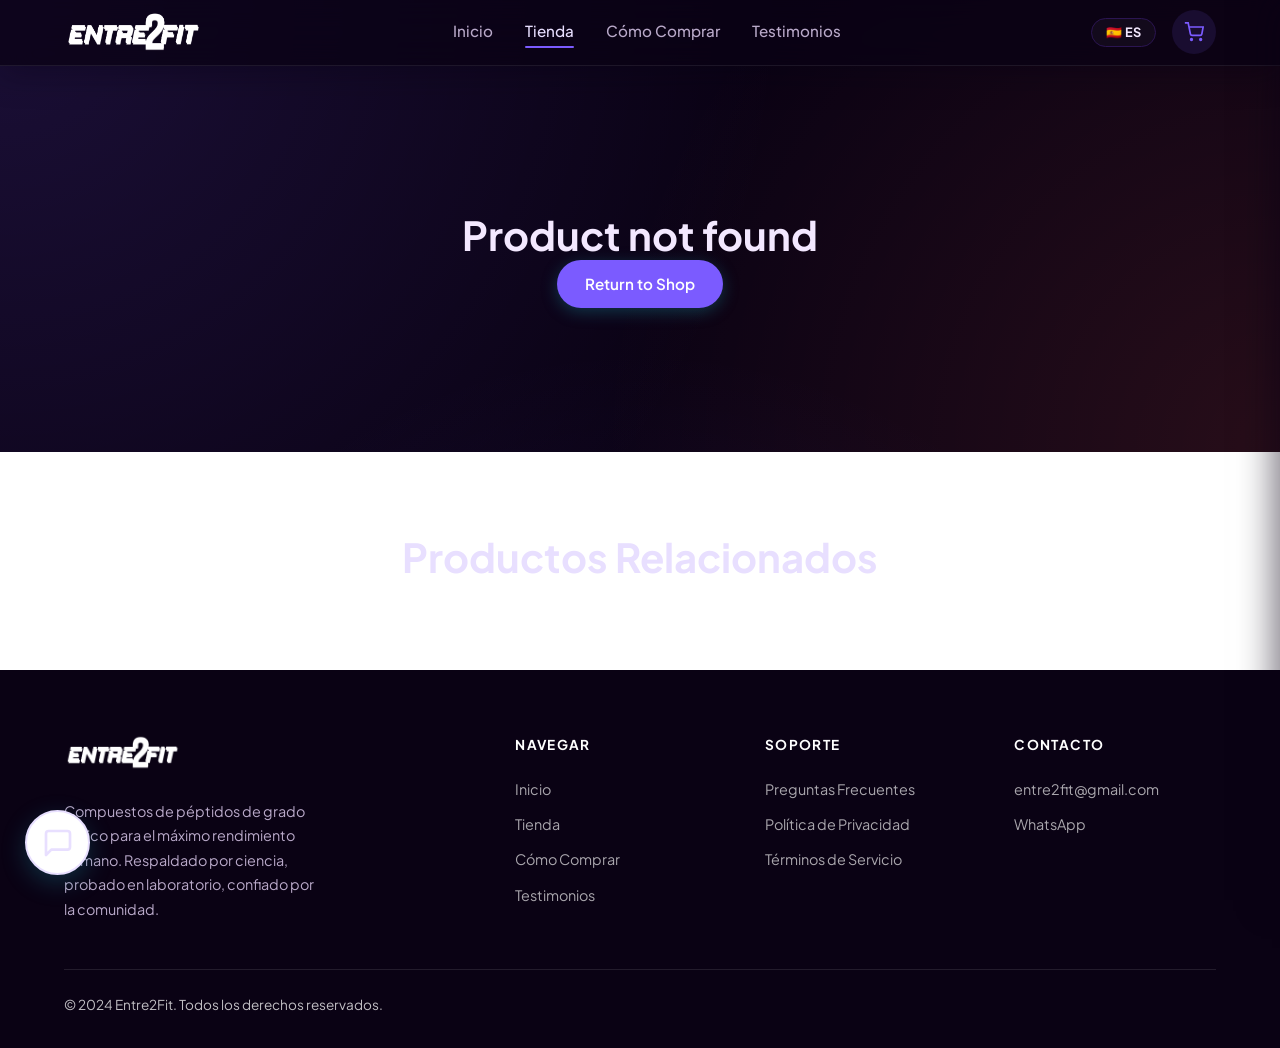
<file: product.html>
<!DOCTYPE html>
<html lang="en">
<head>
  <meta charset="UTF-8">
  <meta name="viewport" content="width=device-width, initial-scale=1.0">
  <title>Product — Entre2Fit</title>
  <meta name="description" content="Product details.">
  <link rel="preconnect" href="https://fonts.googleapis.com">
  <link href="https://fonts.googleapis.com/css2?family=DM+Sans:wght@300;400;500;600;700;800&display=swap" rel="stylesheet">
  <link rel="stylesheet" href="css/style.css?v=3">
  <link rel="stylesheet" href="css/shop.css?v=3">
  <link rel="stylesheet" href="css/product.css?v=3">
</head>
<body>

<!-- ── HEADER ──────────────────────────────────────────── -->
<header class="site-header">
  <div class="container header-inner">
    <a href="index.html" class="header-logo">
        <img src="images/logo.png" alt="Entre2Fit Logo">
      </a>
    <nav class="header-nav" id="main-nav">
      <a href="index.html" data-i18n="nav_home">Inicio</a>
      <a href="shop.html" class="active" data-i18n="nav_shop">Tienda</a>
      <a href="how-to-buy.html" data-i18n="nav_how">Cómo comprar</a>
      <a href="testimonials.html" data-i18n="nav_testimonials">Testimonios</a>
    </nav>
    <div class="header-actions">
      <button class="lang-btn" id="lang-toggle-btn" aria-label="Toggle language">🇪🇸 ES</button>
      <button class="cart-btn" aria-label="Open cart" data-open-cart>
        <svg width="20" height="20" viewBox="0 0 24 24" fill="none" stroke="currentColor" stroke-width="2">
          <circle cx="9" cy="21" r="1"/><circle cx="20" cy="21" r="1"/>
          <path d="M1 1h4l2.68 13.39a2 2 0 0 0 2 1.61h9.72a2 2 0 0 0 2-1.61L23 6H6"/>
        </svg>
        <span class="cart-count hidden" id="cart-badge">0</span>
      </button>
      <button class="hamburger" id="hamburger" aria-label="Menu">
        <span></span><span></span><span></span>
      </button>
    </div>
  </div>
</header>

<!-- Cart Drawer -->
<div class="cart-overlay" id="cart-overlay"></div>
<aside class="cart-drawer" id="cart-drawer">
  <div class="cart-drawer__header">
    <div class="cart-drawer__title" data-i18n="cart_title">Tu Carrito</div>
    <button class="cart-drawer__close" id="cart-close-btn">✕</button>
  </div>
  <div class="cart-drawer__body" id="cart-body"></div>
  <div class="cart-drawer__footer">
    <div class="cart-subtotal"><span data-i18n="cart_subtotal">Subtotal</span><span class="amount" id="cart-subtotal-val">$0.00</span></div>
    <button class="cart-checkout-btn" id="cart-checkout-btn" data-i18n="cart_checkout">Proceder al Pago</button>
  </div>
</aside>

<!-- ── PDP SECTION ─────────────────────────────────────── -->
<section class="pdp-section">
  <div class="container" id="pdp-container">
    
    <div class="pepti-card-main">
      <!-- Breadcrumbs -->
      <div class="breadcrumbs">
        <a href="index.html" data-i18n="nav_home">Inicio</a> <span style="color:var(--gray-300);">/</span>
        <a href="shop.html" data-i18n="nav_shop">Tienda</a> <span style="color:var(--gray-300);">/</span>
        <span id="pdp-crumb-name" style="color:var(--text-sub);">Loading...</span>
      </div>

      <div class="pdp-grid">
        <!-- Left: Details -->
        <div class="pdp-info-col">
          <h1 class="pdp-title" id="pdp-title">Loading...</h1>
          <div class="pdp-price" id="pdp-price-wrap">
            <strong id="pdp-price">--</strong>
            <span id="pdp-price-original"></span>
          </div>

          <div class="pdp-action-area">
            <div class="pdp-qty-wrap">
              <input type="number" id="pdp-qty-input" value="1" min="1" max="99" readonly>
            </div>
            <button class="btn pdp-btn-add-pill" id="pdp-add-btn">Añadir al carrito</button>
          </div>

          <!-- Video Button (shown only when product has video) -->
          <div id="pdp-video-btn-wrap" style="display:none; margin-bottom:1.5rem;">
            <button class="pdp-video-trigger" id="pdp-video-btn" aria-label="Ver video del producto">
              <span class="pdp-video-play-icon">▶</span>
              <span id="pdp-video-btn-label">Ver video del producto</span>
            </button>
          </div>

          <h3 class="pdp-faq-title" data-i18n="pdp_faq_title">Preguntas Frecuentes</h3>
          <!-- Accordions — injected dynamically by product.js -->
          <div class="pdp-accordion" id="pdp-accordion">
            <!-- Fallback static items -->
            <div class="pdp-acc-item active">
              <button class="pdp-acc-btn">
                <span data-i18n="pdp_faq1_q">¿Cómo se realiza el envío?</span>
                <span class="plus-icon">+</span>
              </button>
              <div class="pdp-acc-content" style="max-height: 500px;">
                <div class="pdp-acc-content-inner" data-i18n="pdp_faq1_a">Realizamos envíos dentro de Colombia en 1 a 3 días hábiles, dependiendo de la ciudad y la disponibilidad logística.</div>
              </div>
            </div>
            <div class="pdp-acc-item">
              <button class="pdp-acc-btn">
                <span data-i18n="pdp_faq2_q">¿El embalaje es discreto?</span>
                <span class="plus-icon">+</span>
              </button>
              <div class="pdp-acc-content">
                <div class="pdp-acc-content-inner" data-i18n="pdp_faq2_a">Sí, garantizamos un empaque completamente discreto sin marcas externas que revelen el contenido de su interior.</div>
              </div>
            </div>
            <div class="pdp-acc-item">
              <button class="pdp-acc-btn">
                <span data-i18n="pdp_faq3_q">¿Para quién está diseñado el protocolo?</span>
                <span class="plus-icon">+</span>
              </button>
              <div class="pdp-acc-content">
                <div class="pdp-acc-content-inner" data-i18n="pdp_faq3_a">Está diseñado para personas que buscan desinflamar su cuerpo, eliminar la retención de líquidos, controlar la ansiedad y reactivar su metabolismo de manera 100% natural.</div>
              </div>
            </div>
            <div class="pdp-acc-item">
              <button class="pdp-acc-btn">
                <span data-i18n="pdp_faq4_q">¿Cuáles son los métodos de pago?</span>
                <span class="plus-icon">+</span>
              </button>
              <div class="pdp-acc-content">
                <div class="pdp-acc-content-inner" data-i18n="pdp_faq4_a">MÉTODOS DE PAGO: TRANSFERENCIA ELECTRÓNICA, PSE Y TARJETA DE CRÉDITO.</div>
              </div>
            </div>
          </div>

        </div>

        <!-- Right: Image -->
        <div class="pdp-image-col">
          <img src="" id="pdp-image" alt="Product Image">
        </div>
      </div>
    </div> <!-- /pepti-card-main -->

    <!-- Video Modal Overlay -->
    <div class="pdp-video-modal" id="pdp-video-modal" style="display:none;" role="dialog" aria-modal="true" aria-label="Video del producto">
      <div class="pdp-video-modal__backdrop" id="pdp-video-backdrop"></div>
      <div class="pdp-video-modal__content">
        <button class="pdp-video-modal__close" id="pdp-video-close" aria-label="Cerrar video">✕</button>
        <video id="pdp-video-player" controls playsinline preload="metadata" style="width:100%;border-radius:1rem;display:block;">
          Tu navegador no soporta la reproducción de video.
        </video>
      </div>
    </div>

    <!-- Bottom Section: Descripción del producto -->
    <div class="pdp-bottom-section">
      <h2 class="pdp-bottom-title" data-i18n="pdp_desc_section">Descripción del producto</h2>
      <div class="pdp-bottom-card">
        
        <div class="pdp-desc-long">
          <h4 id="pdp-desc-title-col">Cargando...</h4>
          <p id="pdp-desc-text">Este es un compuesto en fase de investigación...</p>
          
          <!-- Includes list (shown for Kit and bundle products) -->
          <div id="pdp-includes-wrap" style="display:none; margin: 1.5rem 0;">
            <h3>¿Qué incluye?</h3>
            <ul class="pdp-includes-list" id="pdp-includes-list"></ul>
          </div>
          
          <h3 data-i18n="pdp_features_title">Características del producto</h3>
          <ul class="pdp-features">
            <li><strong data-i18n="pdp_feat_presentation">Presentación:</strong> <span id="pdp-feat-presentation">Vial sellado</span></li>
            <li><strong data-i18n="pdp_feat_use">Uso:</strong> <span id="pdp-feat-use">Solo para investigación</span></li>
            <li><strong data-i18n="pdp_feat_purity">Calidad:</strong> <span id="pdp-feat-quality">Alta pureza garantizada</span></li>
            <li><strong data-i18n="pdp_feat_shipping">Envío:</strong> <span id="pdp-feat-shipping">Rápido dentro de Colombia</span></li>
          </ul>

          <h3 data-i18n="pdp_avail_title">Disponibilidad y envíos</h3>
          <p><span data-i18n="pdp_avail_text">Realizamos envíos dentro de Colombia en</span> <strong data-i18n="pdp_avail_text2">1 a 3 días hábiles</strong><span data-i18n="pdp_avail_text3">, dependiendo de la ciudad y la disponibilidad logística.</span></p>
        </div>
        
        <div class="pdp-cert-area" id="pdp-cert-area">
          <h3 class="pdp-cert-title" id="pdp-cert-title-h3" style="display:none;">Certificate</h3>
          <!-- Certificate injected here by JS -->
        </div>

      </div>
    </div>

  </div>
</section>

<!-- ── RELATED PRODUCTS ────────────────────────────────── -->
<section class="section" style="background:var(--white);">
  <div class="container">
    <div class="section-title">
      <h2 data-i18n="pdp_related">Productos Relacionados</h2>
    </div>
    <div class="product-grid" id="related-grid" style="grid-template-columns: repeat(auto-fit, minmax(280px, 1fr));">
      <!-- Injected via JS -->
    </div>
  </div>
</section>

<!-- ── FOOTER ─────────────────────────────────────────────── -->
<footer class="site-footer">
  <div class="container">
    <div class="footer-grid">
      <div class="footer-brand">
        <a href="index.html" style="display: inline-block; margin-bottom: 1.25rem;">
          <img src="images/logo.png" alt="Entre2Fit Logo" style="height: 38px; display: block;">
        </a>
        <p data-i18n="footer_desc">Protocolo BALANCE FEEL — desinflama tu cuerpo, elimina la retención de líquidos y enciende tu metabolismo.</p>
      </div>
      <div class="footer-col"><h5 data-i18n="footer_nav">Navegación</h5><ul>
        <li><a href="index.html" data-i18n="nav_home">Inicio</a></li>
        <li><a href="shop.html" data-i18n="nav_shop">Tienda</a></li>
        <li><a href="how-to-buy.html" data-i18n="nav_how">Cómo comprar</a></li>
        <li><a href="testimonials.html" data-i18n="nav_testimonials">Testimonios</a></li>
      </ul></div>
      <div class="footer-col"><h5 data-i18n="footer_support">Soporte</h5><ul>
        <li><a href="how-to-buy.html#faq" data-i18n="footer_faqs">Preguntas Frecuentes</a></li>
        <li><a href="privacy.html" data-i18n="footer_privacy">Política de Privacidad</a></li>
        <li><a href="terms.html" data-i18n="footer_terms">Términos de Servicio</a></li>
      </ul></div>
      <div class="footer-col"><h5 data-i18n="footer_contact">Contacto</h5><ul>
        <li><a href="mailto:entre2fit@gmail.com">entre2fit@gmail.com</a></li>
        <li><a href="https://wa.me/573107037501" target="_blank">WhatsApp</a></li>
      </ul></div>
    </div>
    <div class="footer-bottom"><span data-i18n="footer_copy">© 2026 Entre2Fit. Todos los derechos reservados.</span></div>
  </div>
</footer>

<script src="js/workflows.js?v=20260528"></script>
<script src="js/cart.js?v=20260528"></script>
<script src="js/shop.js?v=20260528"></script> <!-- Required to load products -->
<script src="js/lang.js?v=20260528"></script>
<script src="js/product.js?v=20260528"></script>
<script>
  document.getElementById('hamburger')?.addEventListener('click', () => {
    document.getElementById('main-nav')?.classList.toggle('open');
  });
</script>
<script src="js/chatbot.js?v=20260509"></script>
</body>
</html>
</file>
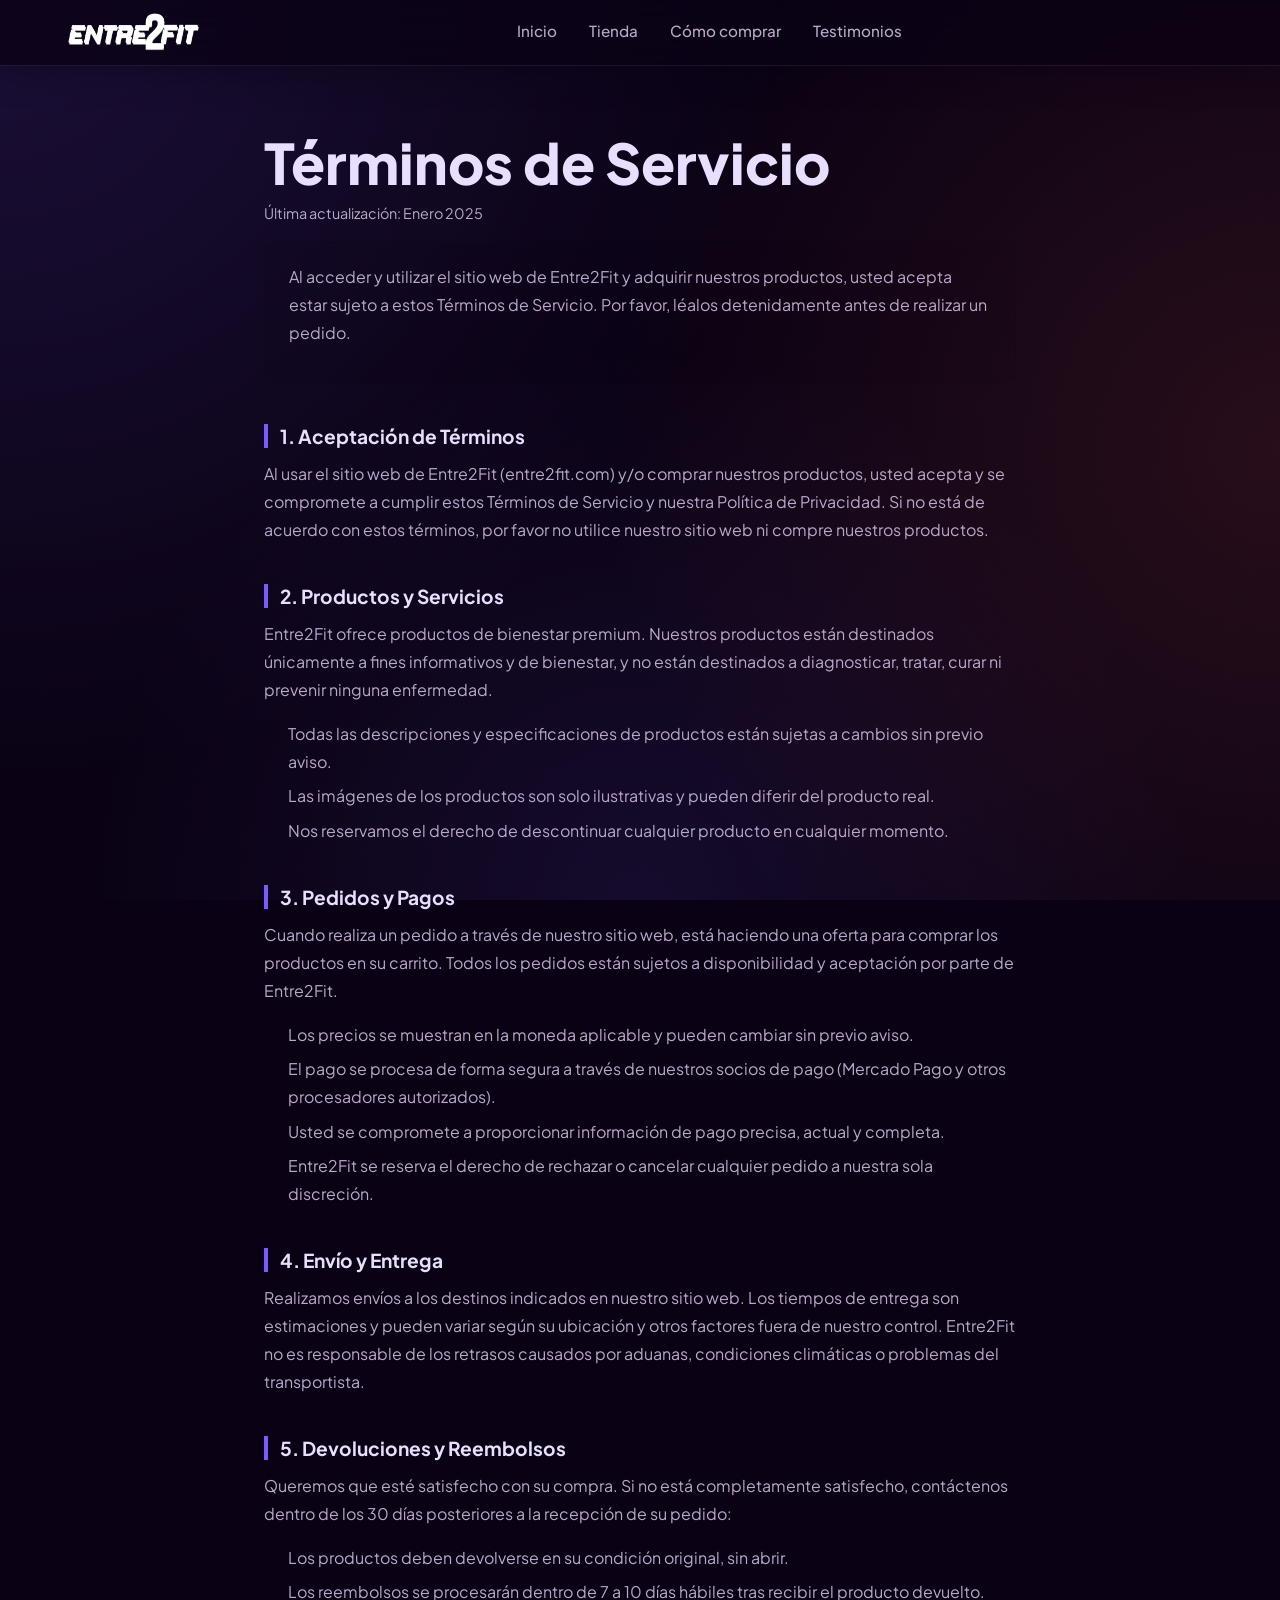
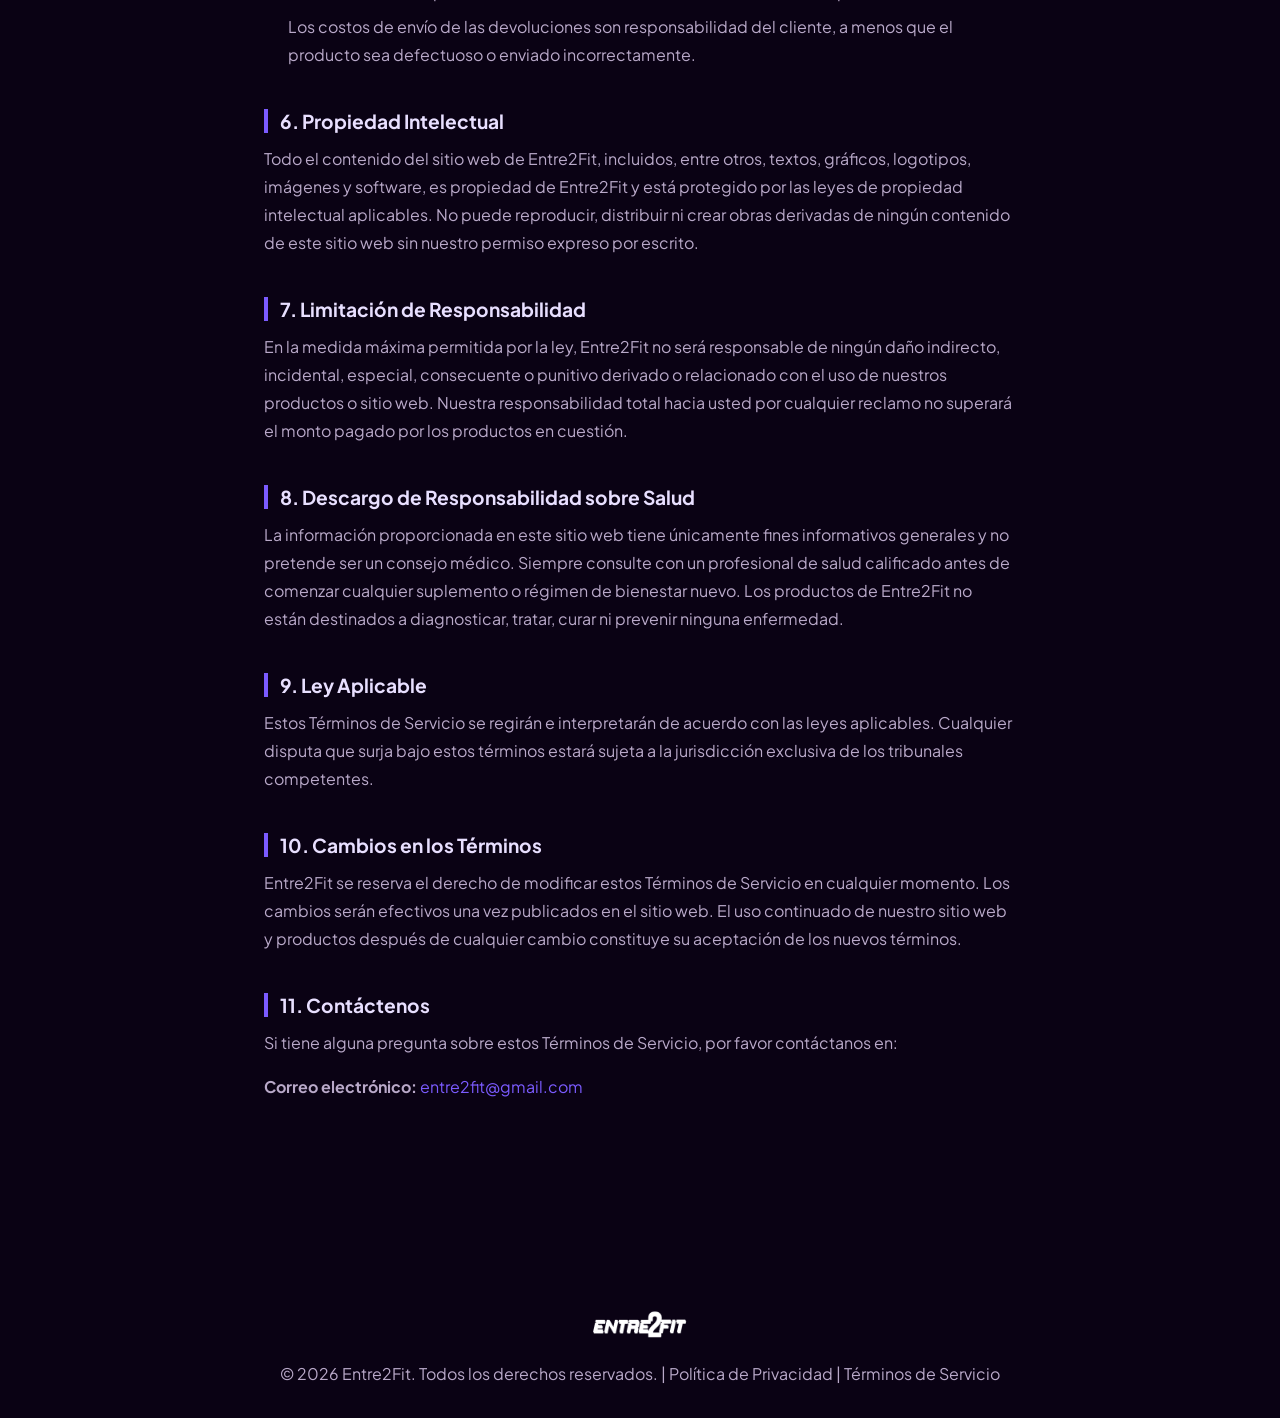
<file: terms.html>
<!DOCTYPE html>
<html lang="es">
<head>
  <meta charset="UTF-8">
  <meta name="viewport" content="width=device-width, initial-scale=1.0">
  <title>Términos de Servicio — Entre2Fit</title>
  <meta name="description" content="Términos de Servicio y Condiciones de Entre2Fit. Lee nuestras políticas de uso.">
  <link rel="preconnect" href="https://fonts.googleapis.com">
  <link href="https://fonts.googleapis.com/css2?family=DM+Sans:wght@300;400;500;600;700;800&display=swap" rel="stylesheet">
  <link rel="stylesheet" href="css/style.css">
  <link rel="stylesheet" href="css/shop.css">
  <style>
    .policy-container { max-width: 800px; margin: 4rem auto; padding: 0 1.5rem 4rem; }
    .policy-container h1 { margin-bottom: 0.4rem; color: var(--primary); }
    .policy-subtitle { font-size: 0.9rem; color: var(--text-sub); margin-bottom: 2rem; }
    .policy-container h2 {
      margin-top: 2.5rem; margin-bottom: 0.75rem;
      color: var(--primary); font-size: 1.2rem;
      border-left: 4px solid var(--secondary); padding-left: 0.75rem;
    }
    .policy-container p { margin-bottom: 1rem; line-height: 1.75; color: var(--text-sub); }
    .policy-container ul { margin-bottom: 1rem; padding-left: 1.5rem; color: var(--text-sub); line-height: 1.75; }
    .policy-container li { margin-bottom: 0.4rem; }
    .policy-container a { color: var(--secondary); text-decoration: none; }
    .policy-container a:hover { text-decoration: underline; }
    .policy-box {
      background: rgba(0,0,0,0.04);
      border: 1px solid rgba(0,0,0,0.08);
      border-radius: 12px; padding: 1.25rem 1.5rem; margin-bottom: 1.5rem;
    }
  </style>
</head>
<body>

<!-- ── HEADER ──────────────────────────────────────────── -->
<header class="site-header">
  <div class="container header-inner">
    <a href="index.html" class="header-logo">
      <img src="images/logo.png" alt="Entre2Fit Logo">
    </a>
    <nav class="header-nav">
      <a href="index.html">Inicio</a>
      <a href="shop.html">Tienda</a>
      <a href="how-to-buy.html">Cómo comprar</a>
      <a href="testimonials.html">Testimonios</a>
    </nav>
    <div class="header-actions">
      <!-- Idioma preestablecido en Español -->
    </div>
  </div>
</header>

<!-- ── CONTENT ──────────────────────────────────────────── -->
<main class="policy-container">

  <h1>Términos de Servicio</h1>
  <p class="policy-subtitle">Última actualización: Enero 2025</p>

  <div class="policy-box">
    <p>Al acceder y utilizar el sitio web de Entre2Fit y adquirir nuestros productos, usted acepta estar sujeto a estos Términos de Servicio. Por favor, léalos detenidamente antes de realizar un pedido.</p>
  </div>

  <h2>1. Aceptación de Términos</h2>
  <p>Al usar el sitio web de Entre2Fit (entre2fit.com) y/o comprar nuestros productos, usted acepta y se compromete a cumplir estos Términos de Servicio y nuestra Política de Privacidad. Si no está de acuerdo con estos términos, por favor no utilice nuestro sitio web ni compre nuestros productos.</p>

  <h2>2. Productos y Servicios</h2>
  <p>Entre2Fit ofrece productos de bienestar premium. Nuestros productos están destinados únicamente a fines informativos y de bienestar, y no están destinados a diagnosticar, tratar, curar ni prevenir ninguna enfermedad.</p>
  <ul>
    <li>Todas las descripciones y especificaciones de productos están sujetas a cambios sin previo aviso.</li>
    <li>Las imágenes de los productos son solo ilustrativas y pueden diferir del producto real.</li>
    <li>Nos reservamos el derecho de descontinuar cualquier producto en cualquier momento.</li>
  </ul>

  <h2>3. Pedidos y Pagos</h2>
  <p>Cuando realiza un pedido a través de nuestro sitio web, está haciendo una oferta para comprar los productos en su carrito. Todos los pedidos están sujetos a disponibilidad y aceptación por parte de Entre2Fit.</p>
  <ul>
    <li>Los precios se muestran en la moneda aplicable y pueden cambiar sin previo aviso.</li>
    <li>El pago se procesa de forma segura a través de nuestros socios de pago (Mercado Pago y otros procesadores autorizados).</li>
    <li>Usted se compromete a proporcionar información de pago precisa, actual y completa.</li>
    <li>Entre2Fit se reserva el derecho de rechazar o cancelar cualquier pedido a nuestra sola discreción.</li>
  </ul>

  <h2>4. Envío y Entrega</h2>
  <p>Realizamos envíos a los destinos indicados en nuestro sitio web. Los tiempos de entrega son estimaciones y pueden variar según su ubicación y otros factores fuera de nuestro control. Entre2Fit no es responsable de los retrasos causados por aduanas, condiciones climáticas o problemas del transportista.</p>

  <h2>5. Devoluciones y Reembolsos</h2>
  <p>Queremos que esté satisfecho con su compra. Si no está completamente satisfecho, contáctenos dentro de los 30 días posteriores a la recepción de su pedido:</p>
  <ul>
    <li>Los productos deben devolverse en su condición original, sin abrir.</li>
    <li>Los reembolsos se procesarán dentro de 7 a 10 días hábiles tras recibir el producto devuelto.</li>
    <li>Los costos de envío de las devoluciones son responsabilidad del cliente, a menos que el producto sea defectuoso o enviado incorrectamente.</li>
  </ul>

  <h2>6. Propiedad Intelectual</h2>
  <p>Todo el contenido del sitio web de Entre2Fit, incluidos, entre otros, textos, gráficos, logotipos, imágenes y software, es propiedad de Entre2Fit y está protegido por las leyes de propiedad intelectual aplicables. No puede reproducir, distribuir ni crear obras derivadas de ningún contenido de este sitio web sin nuestro permiso expreso por escrito.</p>

  <h2>7. Limitación de Responsabilidad</h2>
  <p>En la medida máxima permitida por la ley, Entre2Fit no será responsable de ningún daño indirecto, incidental, especial, consecuente o punitivo derivado o relacionado con el uso de nuestros productos o sitio web. Nuestra responsabilidad total hacia usted por cualquier reclamo no superará el monto pagado por los productos en cuestión.</p>

  <h2>8. Descargo de Responsabilidad sobre Salud</h2>
  <p>La información proporcionada en este sitio web tiene únicamente fines informativos generales y no pretende ser un consejo médico. Siempre consulte con un profesional de salud calificado antes de comenzar cualquier suplemento o régimen de bienestar nuevo. Los productos de Entre2Fit no están destinados a diagnosticar, tratar, curar ni prevenir ninguna enfermedad.</p>

  <h2>9. Ley Aplicable</h2>
  <p>Estos Términos de Servicio se regirán e interpretarán de acuerdo con las leyes aplicables. Cualquier disputa que surja bajo estos términos estará sujeta a la jurisdicción exclusiva de los tribunales competentes.</p>

  <h2>10. Cambios en los Términos</h2>
  <p>Entre2Fit se reserva el derecho de modificar estos Términos de Servicio en cualquier momento. Los cambios serán efectivos una vez publicados en el sitio web. El uso continuado de nuestro sitio web y productos después de cualquier cambio constituye su aceptación de los nuevos términos.</p>

  <h2>11. Contáctenos</h2>
  <p>Si tiene alguna pregunta sobre estos Términos de Servicio, por favor contáctanos en:</p>
  <p><strong>Correo electrónico:</strong> <a href="mailto:entre2fit@gmail.com">entre2fit@gmail.com</a></p>

</main>

<!-- ── FOOTER ──────────────────────────────────────────── -->
<footer class="site-footer">
  <div class="container" style="text-align: center;">
    <a href="index.html" style="display: block; margin: 0 auto 1.25rem;">
      <img src="images/logo.png" alt="Entre2Fit Logo" style="height: 32px; margin: 0 auto 1rem; display: block;">
    </a>
    <p>&copy; 2026 Entre2Fit. Todos los derechos reservados. | <a href="privacy.html">Política de Privacidad</a> | <a href="terms.html">Términos de Servicio</a></p>
  </div>
</footer>

</body>
</html>
</file>
<file: css/style.css>
/* ============================================================
   BIOPEPTIX — Global Design System
   ============================================================ */

@import url('https://fonts.googleapis.com/css2?family=DM+Sans:wght@300;400;500;600;700;800&family=Plus+Jakarta+Sans:wght@300;400;500;600;700;800&display=swap');

/* ── CSS Custom Properties ─────────────────────────────── */
:root {
  --primary:       #E8DFFF; /* Light lavender-violet for headings */
  --primary-dark:  #0A0214; /* Midnight base dark */
  --secondary:     #7B5BFF;
  --accent:        #FF6240;
  --teal-light:    rgba(123, 91, 255, 0.12); /* Dark translucent lavender glow */
  --teal-mid:      #2c155c;
  --white:         #FFFFFF;
  --bg-card:       rgba(255, 255, 255, 0.03); /* Glass card bg */
  --border-glass:  1px solid rgba(255, 255, 255, 0.08); /* Glass card border */
  --gray-soft:     #120524; /* Dark violet instead of plain white/gray */
  --gray-100:      #190833;
  --gray-200:      #2b1552;
  --gray-400:      #9C8CBB;
  --gray-700:      #A594C5;
  --text-main:     #F3E8FF; /* Off-white lavender for high-contrast body text */
  --text-sub:      #B9A9C9; /* Muted lavender-gray for high contrast secondary text */
  --danger:        #FF4D4D;
  --success:       #2BD980;

  --font:          'Plus Jakarta Sans', 'DM Sans', sans-serif;
  --radius:        12px;
  --radius-lg:     20px;
  --radius-pill:   999px;
  --shadow-sm:     0 4px 12px rgba(10,2,20,0.25);
  --shadow-md:     0 12px 32px rgba(10,2,20,0.4);
  --shadow-lg:     0 24px 64px rgba(10,2,20,0.55);
  --shadow-glass:  0 8px 32px 0 rgba(10, 2, 20, 0.35);
  --transition:    all 0.25s cubic-bezier(0.4,0,0.2,1);
  --header-h:      85px;
}

/* ── Reset & Base ──────────────────────────────────────── */
*, *::before, *::after { box-sizing: border-box; margin: 0; padding: 0; }
html { scroll-behavior: smooth; font-size: 16px; }
body {
  font-family: var(--font);
  color: var(--text-main);
  background: 
    radial-gradient(circle at 0% 0%, rgba(123, 91, 255, 0.15) 0%, transparent 50%),
    radial-gradient(circle at 100% 50%, rgba(255, 98, 64, 0.12) 0%, transparent 50%),
    radial-gradient(circle at 50% 100%, rgba(123, 91, 255, 0.1) 0%, transparent 50%),
    #0A0214;
  background-attachment: fixed;
  line-height: 1.6;
  -webkit-font-smoothing: antialiased;
}
img { max-width: 100%; display: block; }
a { text-decoration: none; color: inherit; }
ul { list-style: none; }
button { font-family: var(--font); cursor: pointer; border: none; background: none; }

/* ── Typography ────────────────────────────────────────── */
h1 { font-size: clamp(2rem, 5vw, 3.5rem); font-weight: 800; line-height: 1.15; }
h2 { font-size: clamp(1.6rem, 3.5vw, 2.5rem); font-weight: 700; line-height: 1.25; }
h3 { font-size: 1.25rem; font-weight: 600; }
h4 { font-size: 1rem; font-weight: 600; }
p  { color: var(--text-sub); }

.section-title {
  text-align: center;
  margin-bottom: 0.5rem;
  color: var(--primary);
}
.section-sub {
  text-align: center;
  max-width: 560px;
  margin: 0 auto 3rem;
  color: var(--text-sub);
  font-size: 1.05rem;
}
.section-label {
  display: inline-block;
  font-size: 0.75rem;
  font-weight: 700;
  letter-spacing: 0.12em;
  text-transform: uppercase;
  color: var(--secondary);
  background: var(--teal-light);
  padding: 0.3rem 0.85rem;
  border-radius: var(--radius-pill);
  margin-bottom: 1rem;
}

/* ── Layout ────────────────────────────────────────────── */
.container {
  width: 100%;
  max-width: 1200px;
  margin: 0 auto;
  padding: 0 1.5rem;
}
.section { padding: 5rem 0; }
.section--alt { 
  background: 
    radial-gradient(circle at 0% 0%, rgba(255, 98, 64, 0.05) 0%, transparent 60%),
    radial-gradient(circle at 100% 100%, rgba(123, 91, 255, 0.05) 0%, transparent 60%),
    var(--gray-soft); 
}
.section--teal { 
  background: 
    radial-gradient(circle at 100% 0%, rgba(123, 91, 255, 0.08) 0%, transparent 70%),
    radial-gradient(circle at 0% 100%, rgba(255, 98, 64, 0.05) 0%, transparent 70%),
    var(--teal-light); 
}

/* ── Buttons ────────────────────────────────────────────── */
.btn {
  display: inline-flex;
  align-items: center;
  gap: 0.5rem;
  padding: 0.75rem 1.75rem;
  border-radius: var(--radius-pill);
  font-size: 0.95rem;
  font-weight: 600;
  transition: var(--transition);
  white-space: nowrap;
}
.btn-primary {
  background: var(--secondary);
  color: var(--white);
  box-shadow: 0 4px 16px rgba(26,143,160,0.35);
}
.btn-primary:hover {
  background: var(--accent);
  transform: translateY(-2px);
  box-shadow: 0 8px 24px rgba(26,143,160,0.45);
}
.btn-outline {
  background: transparent;
  color: var(--secondary);
  border: 2px solid var(--secondary);
}
.btn-outline:hover {
  background: var(--secondary);
  color: var(--white);
  transform: translateY(-2px);
}
.btn-ghost {
  background: rgba(255,255,255,0.15);
  color: var(--white);
  border: 1.5px solid rgba(255,255,255,0.35);
  backdrop-filter: blur(8px);
}
.btn-ghost:hover {
  background: rgba(255,255,255,0.25);
  transform: translateY(-2px);
}
.btn-danger {
  background: var(--danger);
  color: var(--white);
}
.btn-danger:hover { background: #b83c3c; }
.btn-sm { padding: 0.5rem 1.2rem; font-size: 0.85rem; }
.btn-lg { padding: 1rem 2.5rem; font-size: 1.05rem; }

/* ── Badges ─────────────────────────────────────────────── */
.badge {
  display: inline-block;
  padding: 0.2rem 0.65rem;
  border-radius: var(--radius-pill);
  font-size: 0.72rem;
  font-weight: 700;
  letter-spacing: 0.05em;
  text-transform: uppercase;
}
.badge-teal { background: var(--teal-light); color: var(--accent); }
.badge-primary { background: var(--primary); color: var(--white); }

/* ── Cards ─────────────────────────────────────────────── */
.card {
  background: var(--bg-card);
  backdrop-filter: blur(12px);
  border: var(--border-glass);
  border-radius: var(--radius-lg);
  box-shadow: var(--shadow-glass);
  overflow: hidden;
  transition: var(--transition);
}
.card:hover {
  box-shadow: var(--shadow-md);
  transform: translateY(-4px);
  border-color: rgba(255, 255, 255, 0.15);
}

/* ── HEADER ─────────────────────────────────────────────── */
.site-header {
  position: sticky;
  top: 0;
  z-index: 1000;
  height: auto;
  padding-top: 10px;
  padding-bottom: 10px;
  background: rgba(10, 2, 20, 0.75);
  backdrop-filter: blur(16px);
  border-bottom: 1px solid rgba(255, 255, 255, 0.08);
  box-shadow: var(--shadow-glass);
}
@media (max-width: 768px) {
  .site-header {
    padding-top: 8px;
    padding-bottom: 8px;
  }
}
.header-inner {
  display: flex;
  align-items: center;
  justify-content: space-between;
  flex-wrap: nowrap;
  height: 100%;
}
.header-logo {
  display: flex;
  align-items: center;
  gap: 0.5rem;
  text-decoration: none;
  flex-wrap: nowrap;
  flex-shrink: 0;
}
.header-logo img { 
  max-height: 45px; 
  width: auto; 
  transition: var(--transition); 
}
@media (max-width: 768px) {
  .header-logo img { max-height: 38px; }
  .header-logo span { font-size: 1.25rem; }
}
@media (max-width: 480px) {
  .header-logo img { max-height: 32px; }
  .header-logo span { font-size: 1.15rem; }
  .header-actions { gap: 0.5rem; }
}
.header-logo span {
  font-size: 1.4rem;
  font-weight: 800;
  color: var(--primary);
  letter-spacing: -0.02em;
  white-space: nowrap;
}
.header-logo span em {
  color: var(--secondary);
  font-style: normal;
}
.header-nav { display: flex; align-items: center; gap: 2rem; }
.header-nav a {
  font-weight: 500;
  font-size: 0.95rem;
  color: var(--text-sub);
  position: relative;
  padding-bottom: 2px;
  transition: var(--transition);
}
.header-nav a::after {
  content: '';
  position: absolute;
  bottom: -2px; left: 0;
  width: 0; height: 2px;
  background: var(--secondary);
  border-radius: 2px;
  transition: var(--transition);
}
.header-nav a:hover, .header-nav a.active {
  color: var(--primary);
}
.header-nav a:hover::after, .header-nav a.active::after { width: 100%; }
.header-actions { display: flex; align-items: center; gap: 1rem; }
.cart-btn {
  position: relative;
  display: flex;
  align-items: center;
  justify-content: center;
  width: 44px; height: 44px;
  border-radius: 50%;
  background: var(--teal-light);
  color: var(--secondary);
  transition: var(--transition);
  font-size: 1.2rem;
}
.cart-btn:hover { background: var(--secondary); color: var(--white); }
.cart-count {
  position: absolute;
  top: -4px; right: -4px;
  background: var(--danger);
  color: var(--white);
  font-size: 0.65rem;
  font-weight: 700;
  width: 18px; height: 18px;
  border-radius: 50%;
  display: flex;
  align-items: center;
  justify-content: center;
  border: 2px solid var(--white);
  transition: var(--transition);
}
.cart-count.hidden { display: none; }
.cart-count.bump { animation: bump 0.3s ease; }

/* ── Language Toggle Button ─────────────────────────────── */
.lang-btn {
  display: inline-flex;
  align-items: center;
  gap: 0.3rem;
  padding: 0.35rem 0.85rem;
  border-radius: var(--radius-pill);
  font-size: 0.8rem;
  font-weight: 700;
  border: 1.5px solid var(--gray-200);
  background: var(--bg-card);
  color: var(--text-main);
  cursor: pointer;
  transition: var(--transition);
  letter-spacing: 0.03em;
}
.lang-btn:hover {
  border-color: var(--secondary);
  color: var(--white);
  background: var(--teal-light);
}
@keyframes bump {
  0%  { transform: scale(1); }
  50% { transform: scale(1.5); }
  100%{ transform: scale(1); }
}

/* Hamburger */
.hamburger {
  display: none;
  flex-direction: column;
  gap: 5px;
  cursor: pointer;
  padding: 4px;
}
.hamburger span {
  display: block;
  width: 24px; height: 2px;
  background: var(--primary);
  border-radius: 2px;
  transition: var(--transition);
}

/* ── MOBILE NAV ─────────────────────────────────────────── */
@media (max-width: 768px) {
  .header-nav {
    display: none;
    position: absolute;
    top: var(--header-h);
    left: 0; right: 0;
    background: #140529;
    flex-direction: column;
    padding: 1.5rem;
    gap: 1.25rem;
    border-bottom: 1px solid rgba(255, 255, 255, 0.08);
    box-shadow: var(--shadow-md);
  }
  .header-nav.open { display: flex; }
  .hamburger { display: flex; }
}

/* ── FOOTER ─────────────────────────────────────────────── */
.site-footer {
  background: var(--primary-dark);
  color: rgba(255,255,255,0.75);
  padding: 4rem 0 2rem;
}
.footer-grid {
  display: grid;
  grid-template-columns: 2fr 1fr 1fr 1fr;
  gap: 3rem;
  margin-bottom: 3rem;
}
.footer-brand .logo-text {
  font-size: 1.4rem;
  font-weight: 800;
  color: var(--white);
  margin-bottom: 0.75rem;
}
.footer-brand .logo-text em { color: var(--secondary); font-style: normal; }
.footer-brand p { font-size: 0.9rem; line-height: 1.7; max-width: 260px; }
.footer-col h5 {
  color: var(--white);
  font-size: 0.85rem;
  font-weight: 700;
  letter-spacing: 0.1em;
  text-transform: uppercase;
  margin-bottom: 1.25rem;
}
.footer-col ul li { margin-bottom: 0.6rem; }
.footer-col ul li a {
  font-size: 0.9rem;
  color: rgba(255,255,255,0.65);
  transition: var(--transition);
}
.footer-col ul li a:hover { color: var(--secondary); }
.footer-bottom {
  border-top: 1px solid rgba(255,255,255,0.1);
  padding-top: 1.5rem;
  display: flex;
  align-items: center;
  justify-content: space-between;
  flex-wrap: wrap;
  gap: 1rem;
  font-size: 0.85rem;
}
.footer-social { display: flex; gap: 0.75rem; }
.footer-social a {
  width: 36px; height: 36px;
  border-radius: 50%;
  background: rgba(255,255,255,0.1);
  display: flex; align-items: center; justify-content: center;
  color: var(--white);
  font-size: 0.9rem;
  transition: var(--transition);
}
.footer-social a:hover { background: var(--secondary); }

/* WhatsApp Float */
.whatsapp-float {
  position: fixed;
  bottom: 2rem;
  right: 2rem;
  z-index: 999;
  width: 58px; height: 58px;
  border-radius: 50%;
  background: #25D366;
  color: var(--white);
  display: flex; align-items: center; justify-content: center;
  font-size: 1.6rem;
  box-shadow: 0 6px 20px rgba(37,211,102,0.45);
  transition: var(--transition);
  animation: pulse-wa 2.5s infinite;
}
.whatsapp-float:hover {
  transform: scale(1.1);
  box-shadow: 0 8px 28px rgba(37,211,102,0.55);
}
@keyframes pulse-wa {
  0%,100% { box-shadow: 0 6px 20px rgba(37,211,102,0.45); }
  50%      { box-shadow: 0 6px 32px rgba(37,211,102,0.7); }
}

/* ── FOOTER RESPONSIVE ──────────────────────────────────── */
@media (max-width: 900px) {
  .footer-grid { grid-template-columns: 1fr 1fr; }
}
@media (max-width: 560px) {
  .footer-grid { grid-template-columns: 1fr; gap: 2rem; }
}

/* ── Utility ─────────────────────────────────────────────── */
.text-center { text-align: center; }
.text-white  { color: var(--white); }
.mt-1 { margin-top: 0.5rem; }
.mt-2 { margin-top: 1rem; }
.mt-3 { margin-top: 1.5rem; }
.mb-1 { margin-bottom: 0.5rem; }
.mb-2 { margin-bottom: 1rem; }
.mb-3 { margin-bottom: 1.5rem; }
.flex { display: flex; }
.flex-center { display: flex; align-items: center; justify-content: center; }
.gap-1 { gap: 0.5rem; }
.gap-2 { gap: 1rem; }
.gap-3 { gap: 1.5rem; }
.w-full { width: 100%; }
.sr-only {
  position: absolute; width: 1px; height: 1px;
  padding: 0; margin: -1px; overflow: hidden;
  clip: rect(0,0,0,0); border: 0;
}

/* Toast notification */
.toast-container {
  position: fixed;
  top: calc(var(--header-h) + 1rem);
  right: 1rem;
  z-index: 2000;
  display: flex;
  flex-direction: column;
  gap: 0.5rem;
}
.toast {
  background: var(--primary);
  color: var(--white);
  padding: 0.85rem 1.25rem;
  border-radius: var(--radius);
  font-size: 0.9rem;
  font-weight: 500;
  box-shadow: var(--shadow-md);
  display: flex;
  align-items: center;
  gap: 0.6rem;
  animation: slideInRight 0.3s ease, fadeOut 0.3s ease 2.7s forwards;
  max-width: 320px;
}
.toast.success { background: var(--success); }
.toast.error   { background: var(--danger); }
@keyframes slideInRight {
  from { transform: translateX(110%); opacity: 0; }
  to   { transform: translateX(0);   opacity: 1; }
}
@keyframes fadeOut {
  from { opacity: 1; }
  to   { opacity: 0; transform: translateX(20px); }
}

/* ── Testimonials Global Styles ────────────────────────── */
.testimonials-grid, .testimonials-full-grid {
  display: grid;
  grid-template-columns: repeat(3, 1fr);
  gap: 1.75rem;
  margin-top: 3.5rem;
}
@media (max-width: 900px) {
  .testimonials-grid, .testimonials-full-grid { grid-template-columns: repeat(2, 1fr); }
}
@media (max-width: 560px) {
  .testimonials-grid, .testimonials-full-grid { grid-template-columns: 1fr; }
}

.testimonial-card {
  background: var(--bg-card);
  backdrop-filter: blur(8px);
  border: var(--border-glass);
  border-radius: var(--radius-lg);
  padding: 2.25rem;
  box-shadow: var(--shadow-glass);
  transition: var(--transition);
  position: relative;
  overflow: hidden;
}
.testimonial-card:hover {
  box-shadow: var(--shadow-md);
  transform: translateY(-4px);
  border-color: rgba(255, 255, 255, 0.15);
}
.testimonial-card::before {
  content: '\201C';
  position: absolute;
  top: 0.5rem; right: 1.5rem;
  font-size: 6rem;
  color: rgba(123, 91, 255, 0.15);
  font-family: Georgia, serif;
  line-height: 1;
}
.stars { color: #FBBF24; font-size: 1rem; margin-bottom: 0.75rem; letter-spacing: 2px; }
.testimonial-text { font-size: 0.92rem; color: var(--text-sub); line-height: 1.7; margin-bottom: 1.25rem; }
.testimonial-author { display: flex; align-items: center; gap: 0.75rem; }
.author-avatar {
  width: 44px; height: 44px;
  border-radius: 50%;
  background: linear-gradient(135deg, var(--secondary), var(--accent));
  display: flex; align-items: center; justify-content: center;
  color: var(--white); font-weight: 700; font-size: 0.9rem; flex-shrink: 0;
}
.author-name  { font-weight: 700; font-size: 0.95rem; color: var(--white); }
.author-title { font-size: 0.78rem; color: var(--text-sub); }

/* Unify dark logo contrast globally */
img[src*="logo.png"] {
  filter: brightness(0) invert(1) !important;
}
</file>
<file: css/cart-page.css>
/* ── CART PAGE STYLES ── */
.cart-page-section {
  padding: 4rem 0;
  background: var(--bg-color);
  min-height: 60vh;
}
.cart-page-header {
  margin-bottom: 3rem;
  text-align: center;
}
.cart-page-header h1 {
  font-size: 2.5rem;
  color: var(--text-main);
}
.cart-page-grid {
  display: grid;
  grid-template-columns: 2fr 1fr;
  gap: 3rem;
}
@media (max-width: 900px) {
  .cart-page-grid {
    grid-template-columns: 1fr;
    gap: 2rem;
  }
}

/* Left: Cart Items */
.cart-table-wrap {
  background: var(--bg-card);
  backdrop-filter: blur(12px);
  border: var(--border-glass);
  border-radius: var(--radius-lg);
  padding: 2rem;
  box-shadow: var(--shadow-glass);
}
.cart-table {
  width: 100%;
  border-collapse: collapse;
}
.cart-table th {
  text-align: left;
  padding-bottom: 1rem;
  border-bottom: 1px solid rgba(255, 255, 255, 0.08);
  color: var(--text-sub);
  font-weight: 600;
  font-size: 0.9rem;
  text-transform: uppercase;
}
.cart-table td {
  padding: 1.5rem 0;
  border-bottom: 1px solid rgba(255, 255, 255, 0.05);
  vertical-align: middle;
}
.cart-table tr:last-child td {
  border-bottom: none;
}

.cart-item-info {
  display: flex;
  align-items: center;
  gap: 1rem;
}
.cart-item-info img {
  width: 80px;
  height: 80px;
  object-fit: contain;
  border-radius: var(--radius);
  background: rgba(255, 255, 255, 0.03);
}
.cart-item-title {
  font-weight: 600;
  color: var(--text-main);
  text-decoration: none;
  font-size: 1.05rem;
}
.cart-item-title:hover {
  color: var(--primary);
}
.cart-item-price {
  font-weight: 600;
  color: var(--primary);
}

/* Quantity Control in Table */
.cart-qty-ctrl {
  display: inline-flex;
  align-items: center;
  border: 1px solid rgba(255, 255, 255, 0.1);
  border-radius: var(--radius);
  background: rgba(255, 255, 255, 0.04);
  height: 2.5rem;
}
.cart-qty-ctrl button {
  width: 2.5rem;
  height: 100%;
  background: none;
  border: none;
  font-size: 1.2rem;
  cursor: pointer;
  color: var(--text-main);
  transition: var(--transition);
}
.cart-qty-ctrl button:hover {
  background: rgba(255, 255, 255, 0.08);
  color: var(--white);
}
.cart-qty-ctrl span {
  width: 2.5rem;
  text-align: center;
  font-weight: 600;
  color: var(--white);
}

.cart-item-remove {
  color: var(--text-sub);
  background: none;
  border: none;
  cursor: pointer;
  transition: var(--transition);
  padding: 0.5rem;
}
.cart-item-remove:hover {
  color: #E83E8C;
}

/* Right: Cart Totals */
.cart-totals-box {
  background: var(--bg-card);
  backdrop-filter: blur(12px);
  border: var(--border-glass);
  border-radius: var(--radius-lg);
  padding: 2rem;
  box-shadow: var(--shadow-glass);
  position: sticky;
  top: 2rem;
}
.cart-totals-box h3 {
  font-size: 1.25rem;
  margin-bottom: 1.5rem;
  padding-bottom: 1rem;
  border-bottom: 1px solid rgba(255, 255, 255, 0.08);
  color: var(--white);
}
.cart-totals-row {
  display: flex;
  justify-content: space-between;
  margin-bottom: 1rem;
  font-size: 1rem;
  color: var(--text-main);
}
.cart-totals-row.total {
  font-size: 1.25rem;
  font-weight: 700;
  margin-top: 1.5rem;
  padding-top: 1.5rem;
  border-top: 1px solid rgba(255, 255, 255, 0.08);
  color: var(--primary);
}

.checkout-btn {
  width: 100%;
  margin-top: 2rem;
  padding: 1rem;
  font-size: 1.1rem;
  display: flex;
  justify-content: center;
  align-items: center;
  gap: 0.5rem;
}

.empty-cart-msg {
  text-align: center;
  padding: 4rem 2rem;
}
.empty-cart-msg svg {
  color: var(--gray-300);
  margin-bottom: 1.5rem;
}
.empty-cart-msg p {
  font-size: 1.25rem;
  color: var(--text-sub);
  margin-bottom: 2rem;
}
</file>
<file: css/shop.css>
/* ============================================================
   BIOPEPTIX — Shop / Catalog Styles
   ============================================================ */

/* ── Filter Bar ─────────────────────────────────────────── */
.filter-bar {
  display: flex;
  align-items: center;
  gap: 0.6rem;
  flex-wrap: wrap;
  margin-bottom: 2.5rem;
}
.filter-bar-label {
  font-size: 0.85rem;
  font-weight: 600;
  color: var(--text-sub);
  margin-right: 0.5rem;
}
.filter-btn {
  padding: 0.45rem 1.1rem;
  border-radius: var(--radius-pill);
  font-size: 0.85rem;
  font-weight: 600;
  border: 1.5px solid var(--gray-200);
  background: var(--white);
  color: var(--text-sub);
  cursor: pointer;
  transition: var(--transition);
}
.filter-btn:hover {
  border-color: var(--secondary);
  color: var(--secondary);
}
.filter-btn.active {
  background: var(--secondary);
  border-color: var(--secondary);
  color: var(--white);
}

/* ── Product Grid ───────────────────────────────────────── */
.product-grid {
  display: grid;
  grid-template-columns: repeat(3, 1fr);
  gap: 1.75rem;
}
@media (max-width: 1024px) { .product-grid { grid-template-columns: repeat(2, 1fr); } }
@media (max-width: 560px)  { .product-grid { grid-template-columns: 1fr; } }

/* ── Product Card ───────────────────────────────────────── */
.product-card {
  background: var(--bg-card);
  backdrop-filter: blur(8px);
  border: var(--border-glass);
  border-radius: var(--radius-lg);
  box-shadow: var(--shadow-glass);
  overflow: hidden;
  transition: var(--transition);
  display: flex;
  flex-direction: column;
}
.product-card:hover {
  box-shadow: var(--shadow-md);
  transform: translateY(-5px);
  border-color: rgba(255, 255, 255, 0.15);
}
.product-card__img-wrap {
  position: relative;
  overflow: hidden;
  background: var(--gray-soft);
  aspect-ratio: 4/3;
}
.product-card__img-wrap img {
  width: 100%;
  height: 100%;
  object-fit: contain;
  transition: transform 0.4s ease;
}
.product-card:hover .product-card__img-wrap img { transform: scale(1.06); }
.product-card__badge {
  position: absolute;
  top: 0.75rem;
  left: 0.75rem;
}
.product-card__body {
  padding: 1.25rem;
  flex: 1;
  display: flex;
  flex-direction: column;
  gap: 0.5rem;
}
.product-card__name {
  font-size: 1rem;
  font-weight: 700;
  color: var(--primary);
  line-height: 1.3;
}
.product-card__desc {
  font-size: 0.85rem;
  color: var(--text-sub);
  flex: 1;
}
.product-card__footer {
  display: flex;
  align-items: center;
  justify-content: space-between;
  margin-top: 0.75rem;
  gap: 0.5rem;
}
.product-card__price {
  font-size: 1.3rem;
  font-weight: 800;
  color: var(--secondary);
}
.product-card__price span {
  font-size: 0.8rem;
  font-weight: 500;
  color: var(--gray-400);
  text-decoration: line-through;
  margin-left: 0.35rem;
}
.add-to-cart-btn {
  display: inline-flex;
  align-items: center;
  justify-content: center;
  width: 100%;
  gap: 0.35rem;
  padding: 0.75rem 1.1rem;
  background: #E6E8F6; /* Light indigo */
  color: #3B3A9B; /* Dark indigo */
  border-radius: 2rem;
  font-size: 0.95rem;
  font-weight: 600;
  transition: var(--transition);
  border: none;
  cursor: pointer;
}
.add-to-cart-btn:hover {
  background: #3B3A9B;
  color: #FFFFFF;
  transform: scale(1.02);
}
.add-to-cart-btn.added {
  background: var(--success);
  color: var(--white);
}

/* No results */
.no-results {
  grid-column: 1/-1;
  text-align: center;
  padding: 4rem 2rem;
  color: var(--text-sub);
}
.no-results svg { opacity: 0.25; margin: 0 auto 1rem; }

/* ── Shop Hero Banner ───────────────────────────────────── */
.shop-hero {
  background: linear-gradient(135deg, var(--primary) 0%, var(--secondary) 100%);
  padding: 3.5rem 0;
  text-align: center;
  color: var(--white);
}
.shop-hero h1 { color: var(--white); margin-bottom: 0.5rem; }
.shop-hero p  { color: rgba(255,255,255,0.8); font-size: 1.05rem; }

/* ── Cart Drawer ────────────────────────────────────────── */
.cart-overlay {
  position: fixed;
  inset: 0;
  background: rgba(0,0,0,0.45);
  z-index: 1500;
  opacity: 0;
  pointer-events: none;
  transition: opacity 0.3s ease;
}
.cart-overlay.open { opacity: 1; pointer-events: all; }

.cart-drawer {
  position: fixed;
  top: 0; right: -420px;
  width: 420px;
  max-width: 100vw;
  height: 100vh;
  background: #140529;
  border-left: var(--border-glass);
  z-index: 1600;
  display: flex;
  flex-direction: column;
  box-shadow: -8px 0 32px rgba(10,2,20,0.5);
  transition: right 0.35s cubic-bezier(0.4,0,0.2,1);
}
.cart-drawer.open { right: 0; }

.cart-drawer__header {
  display: flex;
  align-items: center;
  justify-content: space-between;
  padding: 1.25rem 1.5rem;
  border-bottom: 1px solid rgba(255, 255, 255, 0.08);
}
.cart-drawer__title {
  font-size: 1.1rem;
  font-weight: 700;
  color: var(--white);
  display: flex;
  align-items: center;
  gap: 0.5rem;
}
.cart-drawer__close {
  width: 36px; height: 36px;
  border-radius: 50%;
  background: var(--gray-200);
  display: flex; align-items: center; justify-content: center;
  color: var(--text-main);
  font-size: 1.1rem;
  cursor: pointer;
  transition: var(--transition);
}
.cart-drawer__close:hover { background: var(--danger); color: var(--white); }

.cart-drawer__body {
  flex: 1;
  overflow-y: auto;
  padding: 1rem 1.5rem;
}
.cart-empty {
  display: flex;
  flex-direction: column;
  align-items: center;
  justify-content: center;
  height: 100%;
  gap: 1rem;
  color: var(--text-sub);
  text-align: center;
}
.cart-empty svg { opacity: 0.25; }

.cart-item {
  display: flex;
  gap: 1rem;
  padding: 1rem 0;
  border-bottom: 1px solid rgba(255, 255, 255, 0.08);
  align-items: center;
}
.cart-item:last-child { border-bottom: none; }
.cart-item__img {
  width: 72px; height: 72px;
  border-radius: var(--radius);
  object-fit: contain;
  background: var(--gray-soft);
  flex-shrink: 0;
}
.cart-item__info { flex: 1; }
.cart-item__name {
  font-size: 0.9rem;
  font-weight: 600;
  color: var(--white);
  margin-bottom: 0.25rem;
}
.cart-item__price {
  font-size: 0.95rem;
  font-weight: 700;
  color: var(--secondary);
}
.cart-item__qty {
  display: flex;
  align-items: center;
  gap: 0.5rem;
  margin-top: 0.4rem;
}
.qty-btn {
  width: 26px; height: 26px;
  border-radius: 50%;
  background: var(--gray-200);
  border: none;
  cursor: pointer;
  font-size: 0.9rem;
  font-weight: 700;
  color: var(--text-main);
  display: flex; align-items: center; justify-content: center;
  transition: var(--transition);
}
.qty-btn:hover { background: var(--secondary); color: var(--white); }
.qty-val {
  font-size: 0.9rem;
  font-weight: 600;
  min-width: 20px;
  text-align: center;
}
.cart-item__remove {
  color: var(--gray-400);
  font-size: 0.85rem;
  cursor: pointer;
  transition: var(--transition);
  padding: 4px;
}
.cart-item__remove:hover { color: var(--danger); }

.cart-drawer__footer {
  padding: 1.25rem 1.5rem;
  border-top: 1px solid rgba(255, 255, 255, 0.08);
  background: #190833;
}
.cart-subtotal {
  display: flex;
  justify-content: space-between;
  align-items: center;
  margin-bottom: 1rem;
  font-weight: 600;
}
.cart-subtotal .amount {
  font-size: 1.3rem;
  font-weight: 800;
  color: var(--secondary);
}
.cart-checkout-btn {
  width: 100%;
  padding: 0.9rem;
  background: var(--secondary);
  color: var(--white);
  border-radius: var(--radius-pill);
  font-size: 1rem;
  font-weight: 700;
  border: none;
  cursor: pointer;
  transition: var(--transition);
  display: flex;
  align-items: center;
  justify-content: center;
  gap: 0.5rem;
}
.cart-checkout-btn:hover { background: var(--accent); transform: translateY(-1px); }
</file>
<file: css/product.css>
/* ── PRODUCT DETAILS PAGE (PDP) - PEPTILIFE STYLE ── */

:root {
  --pepti-indigo: #E8DFFF;
  --pepti-bg: var(--bg-card);
  --pepti-border: rgba(255, 255, 255, 0.08);
}

.pdp-section {
  padding: 4rem 0;
  background: transparent;
}

.pepti-card-main {
  background: var(--pepti-bg);
  backdrop-filter: blur(12px);
  border: 1px solid var(--pepti-border);
  border-radius: 1.5rem;
  padding: 3rem;
  margin-bottom: 3rem;
  box-shadow: var(--shadow-glass);
}

.breadcrumbs {
  margin-bottom: 2rem;
  font-size: 0.9rem;
  color: var(--text-sub);
}
.breadcrumbs a {
  color: var(--pepti-indigo);
  text-decoration: none;
}
.breadcrumbs span {
  margin: 0 0.5rem;
}

.pdp-grid {
  display: grid;
  grid-template-columns: 1fr 1fr;
  gap: 4rem;
  align-items: stretch; /* Ensure image column spans full height for centering */
}

@media (max-width: 900px) {
  .pepti-card-main {
    padding: 1.5rem;
  }
  .pdp-grid {
    grid-template-columns: 1fr;
    gap: 2rem;
  }
  /* On mobile, swap order so image is on top */
  .pdp-info-col {
    order: 2;
  }
  .pdp-image-col {
    order: 1;
  }
  .pdp-image-col img {
    transform: none !important; /* Quitar el zoom para evitar solapamiento */
    width: 90%;
    max-height: 400px;
    margin: 0 auto 1.5rem auto;
  }
}

/* Info Column */
.pdp-title {
  font-size: 2.8rem;
  font-weight: 700;
  color: var(--pepti-indigo);
  margin-bottom: 1rem;
  line-height: 1.1;
}

.pdp-desc-short {
  font-size: 1.05rem;
  color: var(--text-main);
  line-height: 1.6;
  margin-bottom: 2rem;
}
.pdp-desc-short strong {
  color: var(--pepti-indigo);
}

.pdp-price {
  font-size: 2.5rem;
  font-weight: 700;
  color: var(--pepti-indigo);
  margin-bottom: 2rem;
  display: flex;
  align-items: center;
  gap: 1rem;
}

/* Action Area */
.pdp-action-area {
  display: flex;
  gap: 1rem;
  margin-bottom: 1.5rem;
}
.pdp-qty-wrap {
  display: flex;
  align-items: center;
  background: var(--bg-card);
  border-radius: 2rem;
  border: var(--border-glass);
  height: 3.5rem;
  padding: 0 1rem;
}
.pdp-qty-wrap input {
  width: 3rem;
  text-align: center;
  border: none;
  font-size: 1.1rem;
  font-weight: 700;
  color: var(--text-main);
  background: transparent;
}
.pdp-qty-wrap input:focus { outline: none; }

.pdp-btn-add-pill {
  flex: 1;
  height: 3.5rem;
  background: var(--pepti-indigo);
  color: var(--white);
  border: none;
  border-radius: 2rem;
  font-size: 1.1rem;
  font-weight: 600;
  cursor: pointer;
  transition: opacity 0.3s ease;
}
.pdp-btn-add-pill:hover {
  opacity: 0.9;
}

/* Alert Area */
.pdp-alert {
  display: flex;
  gap: 1rem;
  border-left: 3px solid var(--pepti-indigo);
  padding: 1rem 0 1rem 1rem;
  margin-bottom: 2.5rem;
}
.pdp-alert-icon {
  font-size: 1.2rem;
}
.pdp-alert-text p {
  font-size: 0.9rem;
  color: var(--text-sub);
  margin-top: 0.25rem;
}
.pdp-alert-text strong {
  color: var(--pepti-indigo);
  font-size: 0.95rem;
}

/* Accordions */
.pdp-faq-title {
  color: var(--pepti-indigo);
  font-size: 1.2rem;
  font-weight: 700;
  margin-bottom: 1rem;
}
.pdp-accordion {
  border-top: 1px solid rgba(0,0,0,0.05);
}
.pdp-acc-item {
  border-bottom: 1px solid rgba(0,0,0,0.05);
}
.pdp-acc-btn {
  width: 100%;
  display: flex;
  justify-content: space-between;
  align-items: center;
  padding: 1.25rem 0;
  background: none;
  border: none;
  font-size: 1rem;
  font-weight: 600;
  color: var(--text-main);
  cursor: pointer;
}
.plus-icon {
  font-size: 1.5rem;
  font-weight: 300;
  color: var(--text-main);
}
.pdp-acc-item.active .plus-icon::before {
  content: "-";
  display: block;
  margin-top: -5px;
}
.pdp-acc-item.active .plus-icon { font-size: 0; }
.pdp-acc-content {
  max-height: 0;
  overflow: hidden;
  transition: max-height 0.3s ease;
}
.pdp-acc-content-inner {
  padding-bottom: 1.25rem;
  color: var(--text-sub);
  font-size: 0.95rem;
  line-height: 1.6;
}

/* Image Column */
.pdp-image-col {
  display: flex;
  align-items: center;
  justify-content: center;
  height: 100%;
}
.pdp-image-col img {
  width: 100%;
  max-width: 480px;
  height: auto;
  max-height: 480px;
  object-fit: contain;
  border-radius: var(--radius-lg);
  box-shadow: var(--shadow-md);
  transition: var(--transition);
}
.pdp-image-col img:hover {
  transform: scale(1.03);
}

/* Bottom Section */
.pdp-bottom-title {
  font-size: 2.2rem;
  color: var(--pepti-indigo);
  font-weight: 700;
  margin-bottom: 2rem;
}
.pdp-bottom-card {
  background: var(--pepti-bg);
  border: 1px solid var(--pepti-border);
  backdrop-filter: blur(12px);
  box-shadow: var(--shadow-glass);
  border-radius: 1.5rem;
  display: grid;
  grid-template-columns: 1fr 1fr;
  padding: 3rem;
  gap: 3rem;
}

.pdp-desc-long h3, .pdp-desc-long h4 {
  color: var(--text-main);
  font-weight: 700;
  margin-top: 1.5rem;
  margin-bottom: 1rem;
}
.pdp-desc-long h4 { font-size: 1.2rem; }
.pdp-desc-long h3 { font-size: 1.5rem; }
.pdp-desc-long p {
  color: var(--text-sub);
  line-height: 1.6;
  margin-bottom: 1rem;
}
.pdp-features {
  list-style: none;
  padding: 0;
}
.pdp-features li {
  margin-bottom: 0.5rem;
  color: var(--text-sub);
}
.pdp-features strong {
  color: var(--text-main);
}

.pdp-cert-title {
  color: var(--pepti-indigo);
  font-size: 1.5rem;
  font-weight: 700;
  text-align: center;
  margin-bottom: 1.5rem;
}

@media (max-width: 900px) {
  .pdp-bottom-card {
    grid-template-columns: 1fr;
    padding: 1.5rem;
  }
}

/* ── VIDEO TRIGGER BUTTON ── */
.pdp-video-trigger {
  display: inline-flex;
  align-items: center;
  gap: 0.75rem;
  background: linear-gradient(135deg, #7B5BFF 0%, #E8DFFF 100%);
  color: #1a1035;
  border: none;
  border-radius: 2rem;
  padding: 0.85rem 1.75rem;
  font-size: 1rem;
  font-weight: 700;
  cursor: pointer;
  letter-spacing: 0.02em;
  box-shadow: 0 4px 20px rgba(123, 91, 255, 0.35);
  transition: transform 0.2s ease, box-shadow 0.2s ease;
  width: 100%;
  justify-content: center;
}
.pdp-video-trigger:hover {
  transform: translateY(-2px);
  box-shadow: 0 8px 28px rgba(123, 91, 255, 0.5);
}
.pdp-video-play-icon {
  font-size: 1rem;
  background: rgba(0,0,0,0.15);
  width: 2rem;
  height: 2rem;
  display: flex;
  align-items: center;
  justify-content: center;
  border-radius: 50%;
  flex-shrink: 0;
}

/* ── VIDEO MODAL ── */
.pdp-video-modal {
  position: fixed;
  inset: 0;
  z-index: 9999;
  display: flex;
  align-items: center;
  justify-content: center;
  padding: 1.5rem;
}
.pdp-video-modal__backdrop {
  position: absolute;
  inset: 0;
  background: rgba(10, 5, 30, 0.88);
  backdrop-filter: blur(8px);
  cursor: pointer;
}
.pdp-video-modal__content {
  position: relative;
  z-index: 1;
  width: 100%;
  max-width: 860px;
  background: #0d0d1a;
  border-radius: 1.25rem;
  padding: 1rem;
  box-shadow: 0 24px 80px rgba(0,0,0,0.7);
  animation: modalIn 0.25s ease;
}
@keyframes modalIn {
  from { opacity: 0; transform: scale(0.92); }
  to   { opacity: 1; transform: scale(1); }
}
.pdp-video-modal__close {
  position: absolute;
  top: -1rem;
  right: -1rem;
  background: #7B5BFF;
  color: #fff;
  border: none;
  border-radius: 50%;
  width: 2.25rem;
  height: 2.25rem;
  font-size: 1rem;
  font-weight: 700;
  cursor: pointer;
  display: flex;
  align-items: center;
  justify-content: center;
  box-shadow: 0 4px 12px rgba(123,91,255,0.5);
  transition: background 0.2s ease;
  z-index: 2;
}
.pdp-video-modal__close:hover { background: #5a3dd8; }

/* ── INCLUDES LIST ── */
.pdp-includes-list {
  list-style: none;
  padding: 0;
  margin: 0.5rem 0 1.5rem;
  display: flex;
  flex-direction: column;
  gap: 0.6rem;
}
.pdp-includes-list li {
  color: var(--text-sub);
  font-size: 1rem;
  display: flex;
  align-items: flex-start;
  gap: 0.5rem;
  line-height: 1.5;
}

/* ── FREE SHIPPING BADGE ── */
.pdp-free-shipping {
  display: flex;
  align-items: center;
  gap: 0.6rem;
  background: linear-gradient(135deg, rgba(34,197,94,0.15) 0%, rgba(16,185,129,0.1) 100%);
  border: 1px solid rgba(34,197,94,0.35);
  border-radius: 0.75rem;
  padding: 0.6rem 1rem;
  margin-bottom: 1.5rem;
  font-size: 0.95rem;
  color: #22c55e;
}
.pdp-free-shipping strong { color: #16a34a; }
.pdp-ship-icon { font-size: 1.1rem; }

/* ── VARIANT SELECTOR ── */
.pdp-variant-label {
  font-size: 0.9rem;
  font-weight: 600;
  color: var(--text-sub);
  text-transform: uppercase;
  letter-spacing: 0.06em;
  margin-bottom: 0.6rem;
}
.pdp-variant-btns {
  display: flex;
  flex-wrap: wrap;
  gap: 0.6rem;
  margin-bottom: 1.5rem;
}
.pdp-variant-btn {
  display: inline-block;
  padding: 0.5rem 1.1rem;
  border-radius: 2rem;
  border: 2px solid rgba(255,255,255,0.15);
  background: var(--bg-card);
  color: var(--text-sub);
  font-size: 0.95rem;
  font-weight: 600;
  cursor: pointer;
  text-decoration: none;
  transition: border-color 0.2s ease, color 0.2s ease, background 0.2s ease;
}
.pdp-variant-btn:hover {
  border-color: var(--pepti-indigo);
  color: var(--pepti-indigo);
}
.pdp-variant-btn.active {
  border-color: var(--pepti-indigo);
  background: var(--pepti-indigo);
  color: #1a1035;
}

/* ── PDP TESTIMONIAL CAROUSEL ── */
.pdp-testimonial-carousel-container {
  display: flex;
  flex-direction: column;
  align-items: center;
  width: 100%;
}
.pdp-slider-wrapper {
  position: relative;
  width: 100%;
  max-width: 330px;
  margin: 0 auto;
  overflow: hidden;
  border-radius: 20px;
  border: 1px solid rgba(255, 255, 255, 0.08);
  box-shadow: var(--shadow-glass);
}
.pdp-slider-track-container {
  overflow: hidden;
  width: 100%;
}
.pdp-slider-track {
  display: flex;
  transition: transform 0.4s cubic-bezier(0.25, 1, 0.5, 1);
  transform: translateX(0);
}
.pdp-slider-slide {
  flex: 0 0 100%;
  min-width: 100%;
  box-sizing: border-box;
}
.pdp-slider-slide img {
  width: 100%;
  height: auto;
  display: block;
  object-fit: contain;
  border-radius: 20px;
}
.pdp-slider-arrow {
  position: absolute;
  top: 50%;
  transform: translateY(-50%);
  background: rgba(0, 0, 0, 0.6);
  border: 1px solid rgba(255, 255, 255, 0.15);
  color: white;
  width: 36px;
  height: 36px;
  border-radius: 50%;
  display: flex;
  align-items: center;
  justify-content: center;
  cursor: pointer;
  z-index: 10;
  font-size: 0.8rem;
  outline: none;
  transition: all 0.3s ease;
}
.pdp-slider-arrow:hover {
  background: var(--pepti-indigo);
  color: #1a1035;
  border-color: var(--pepti-indigo);
  transform: translateY(-50%) scale(1.1);
}
.pdp-slider-arrow.prev {
  left: 10px;
}
.pdp-slider-arrow.next {
  right: 10px;
}
</file>
